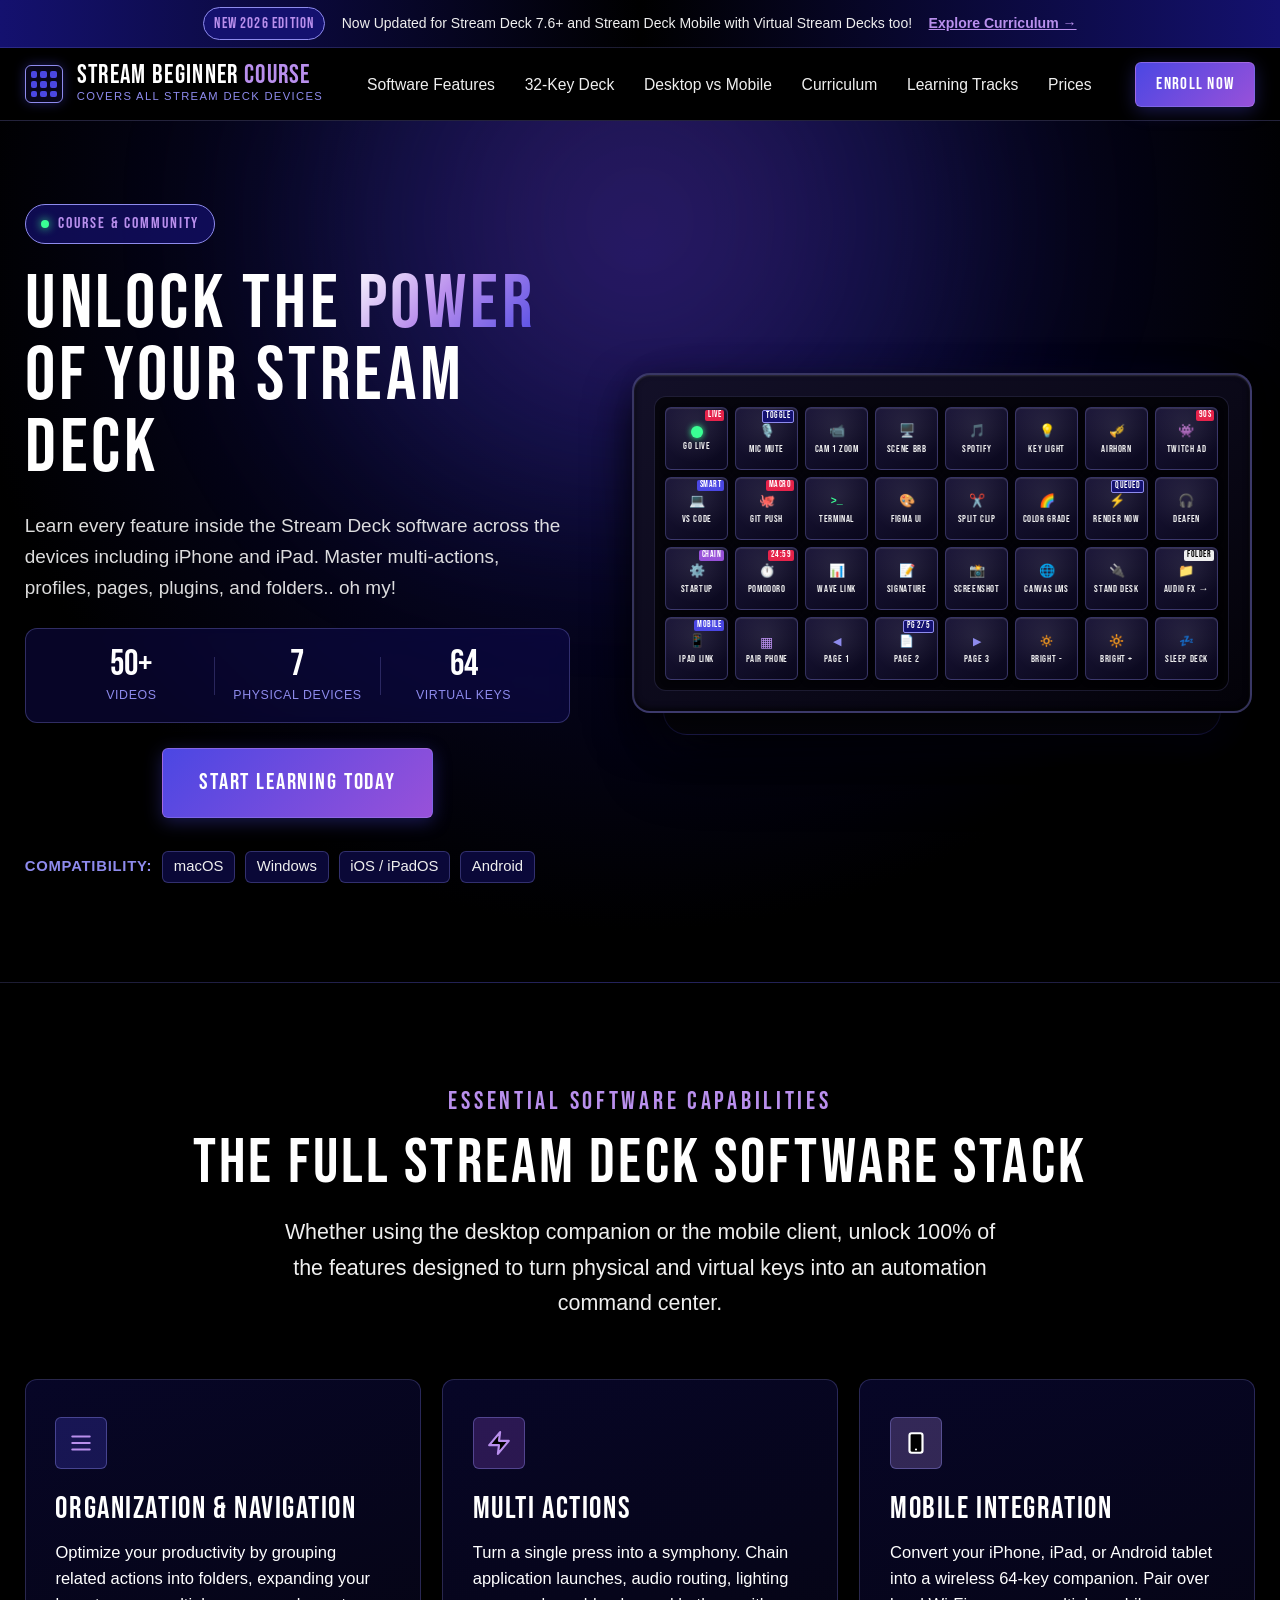
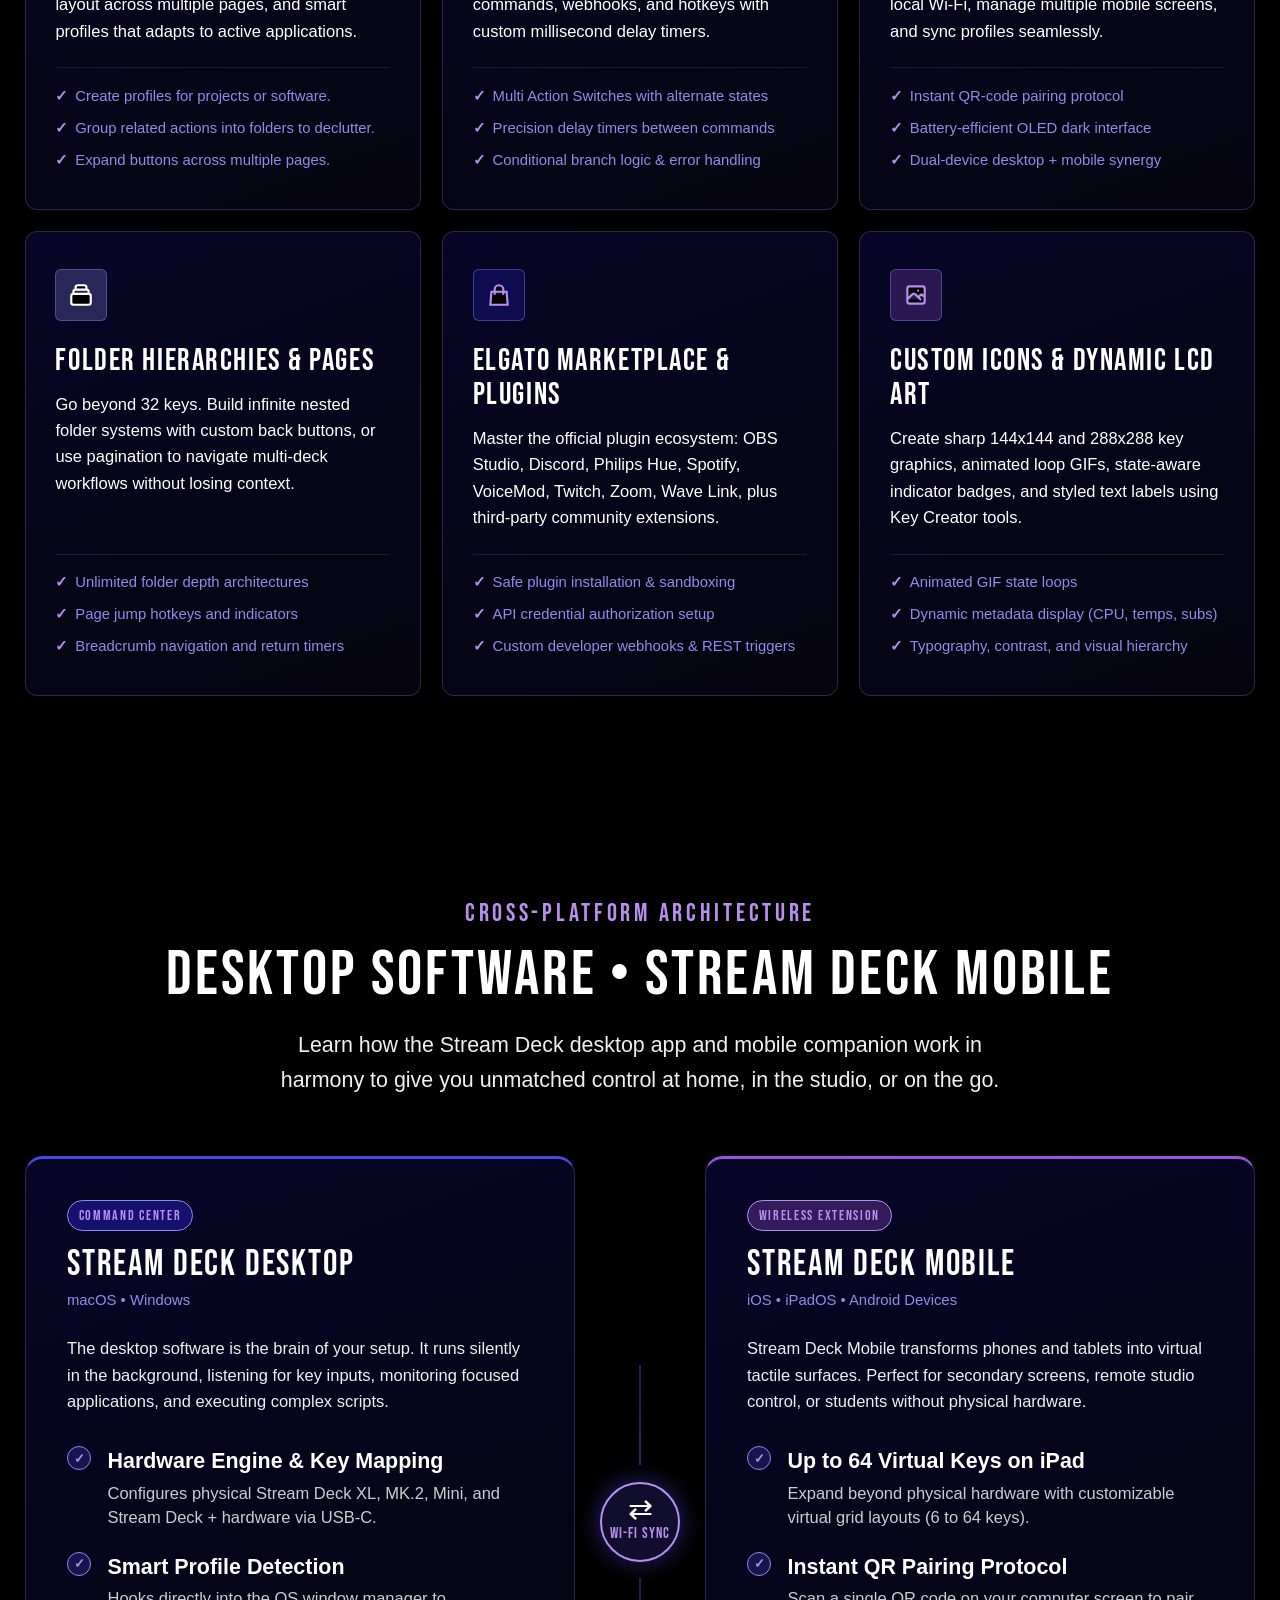
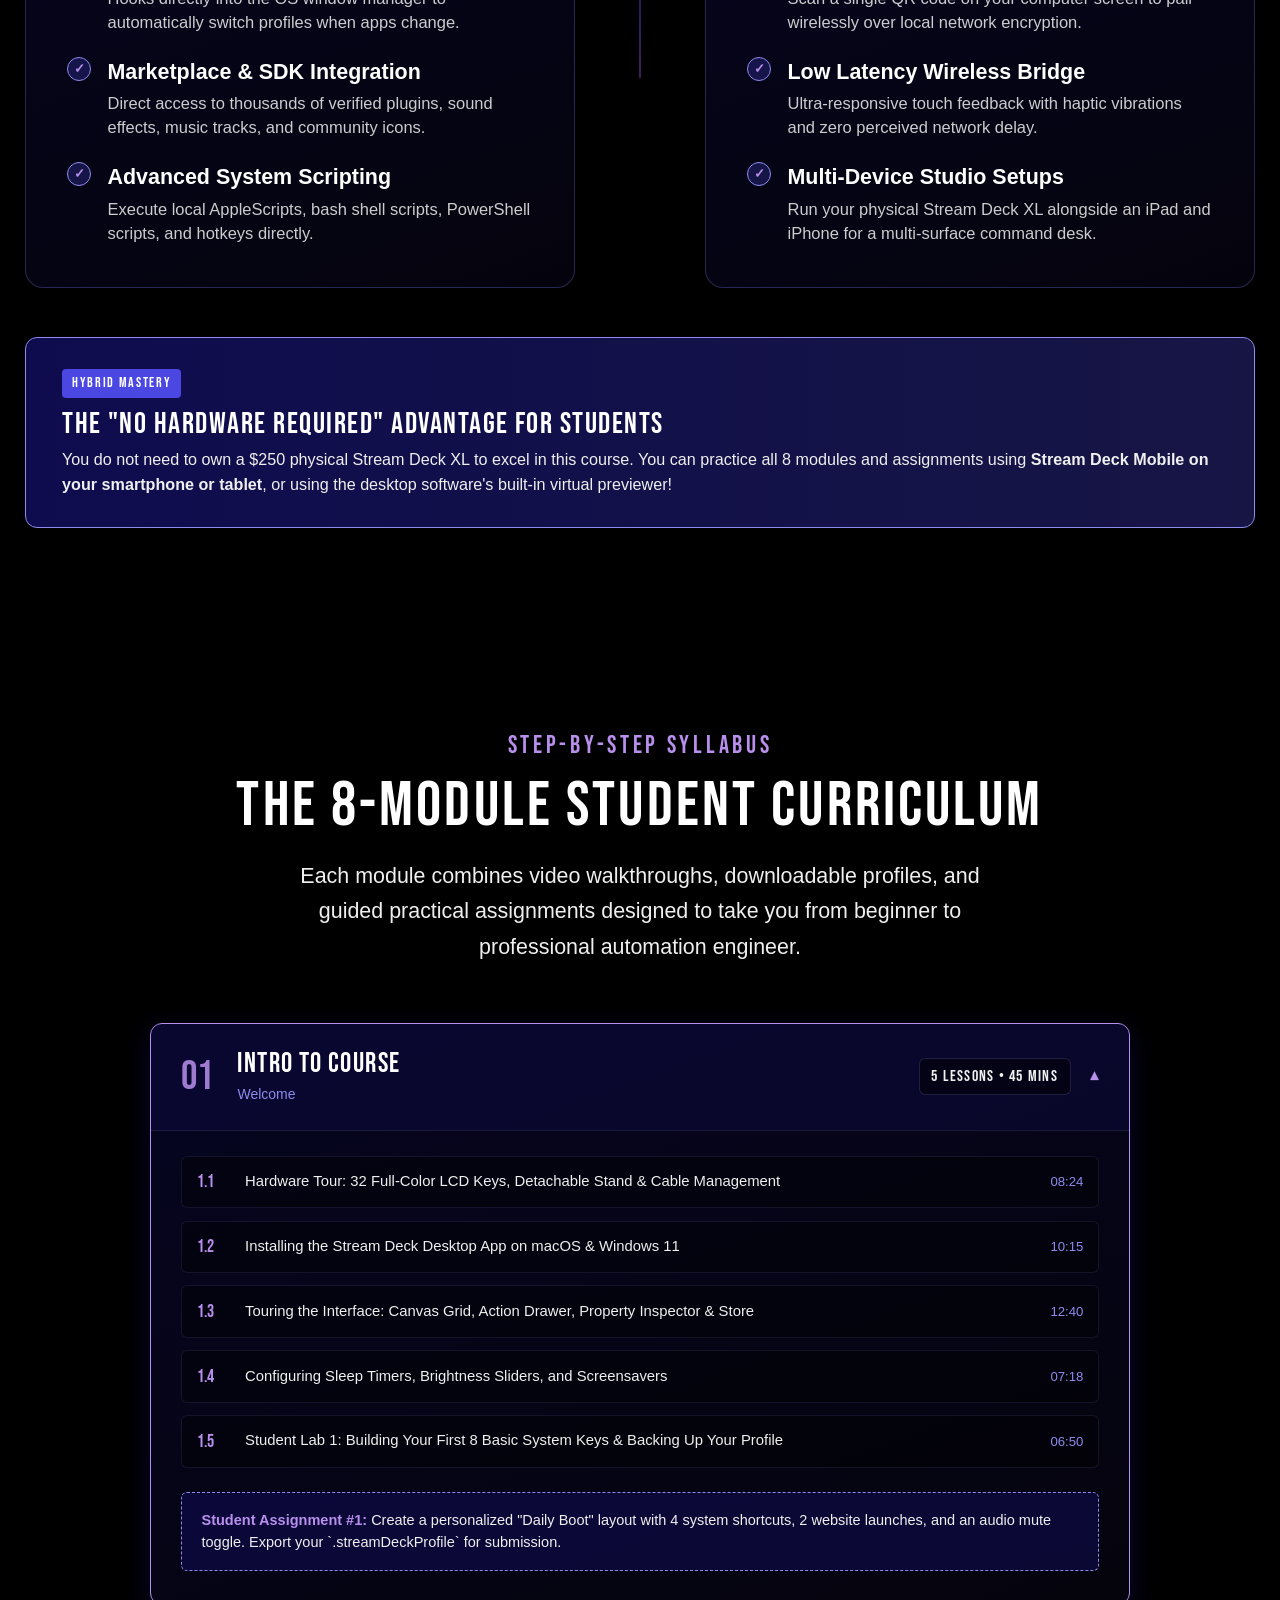
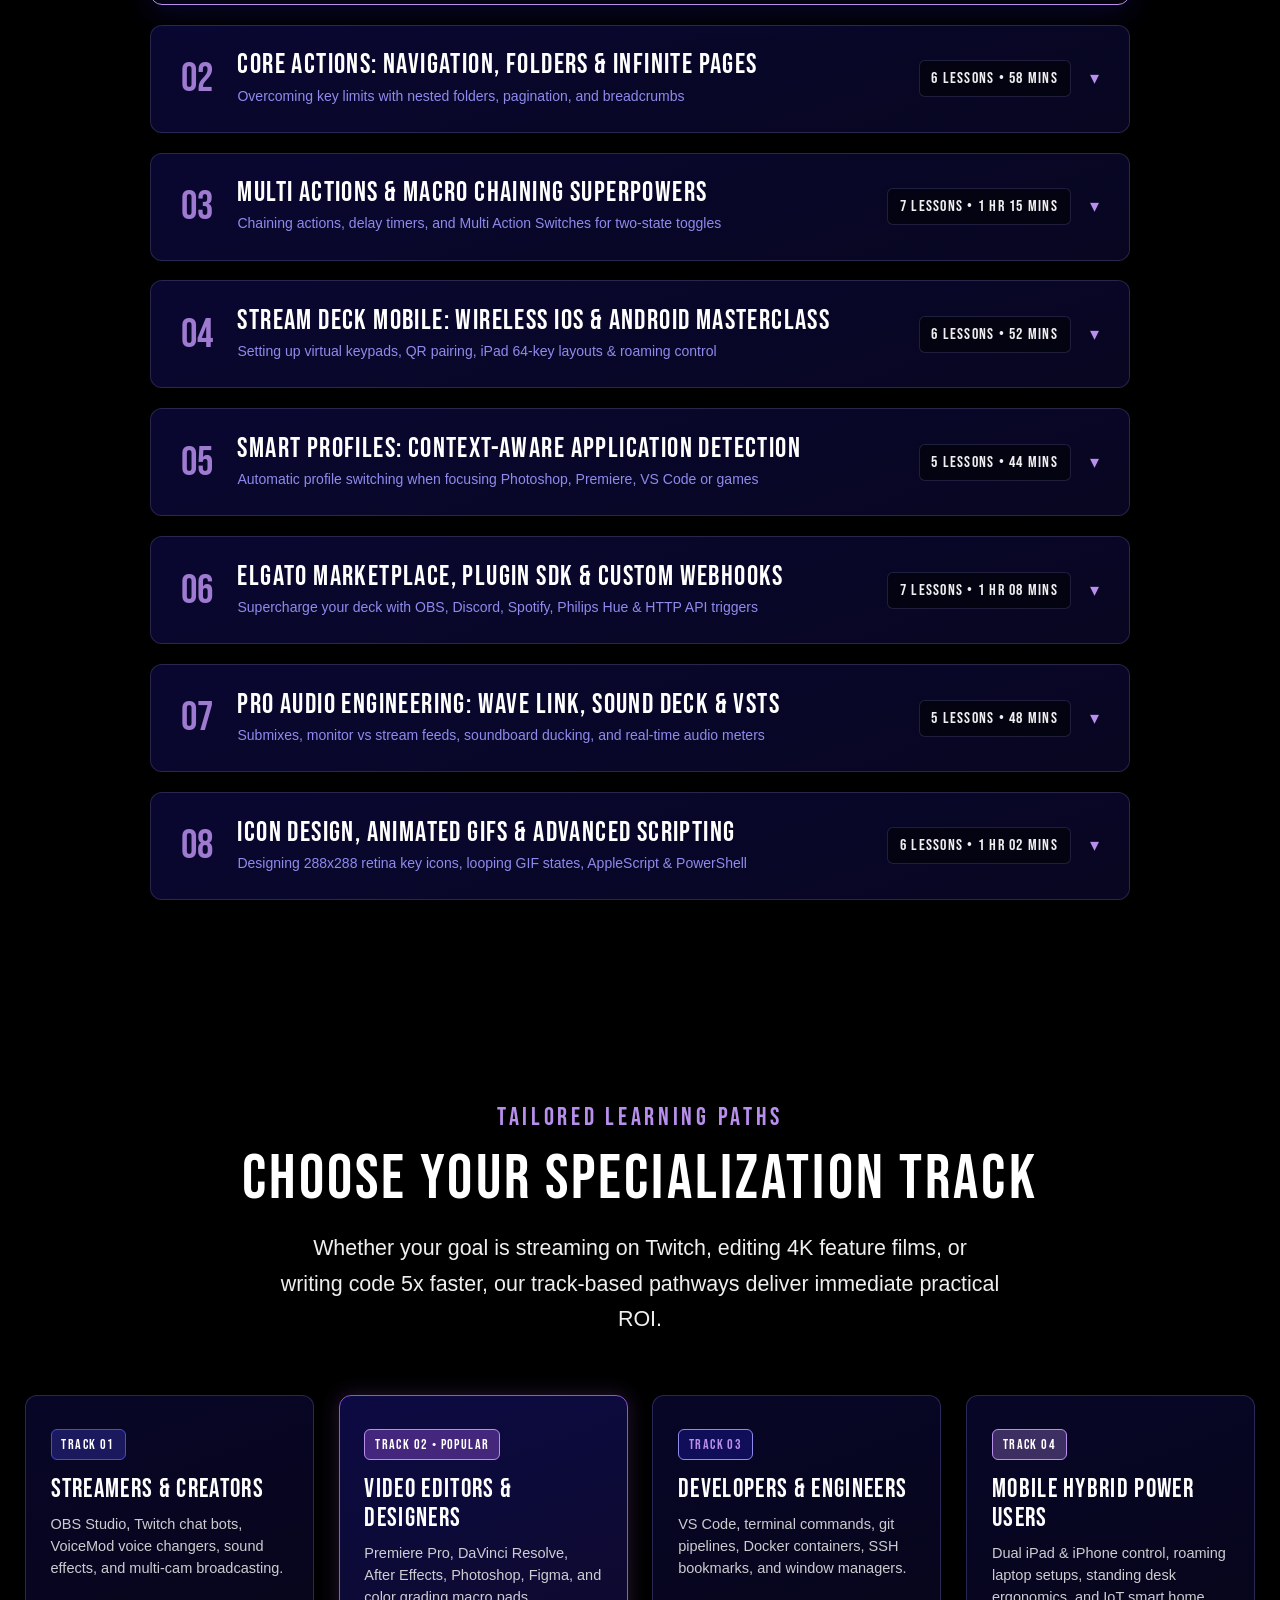
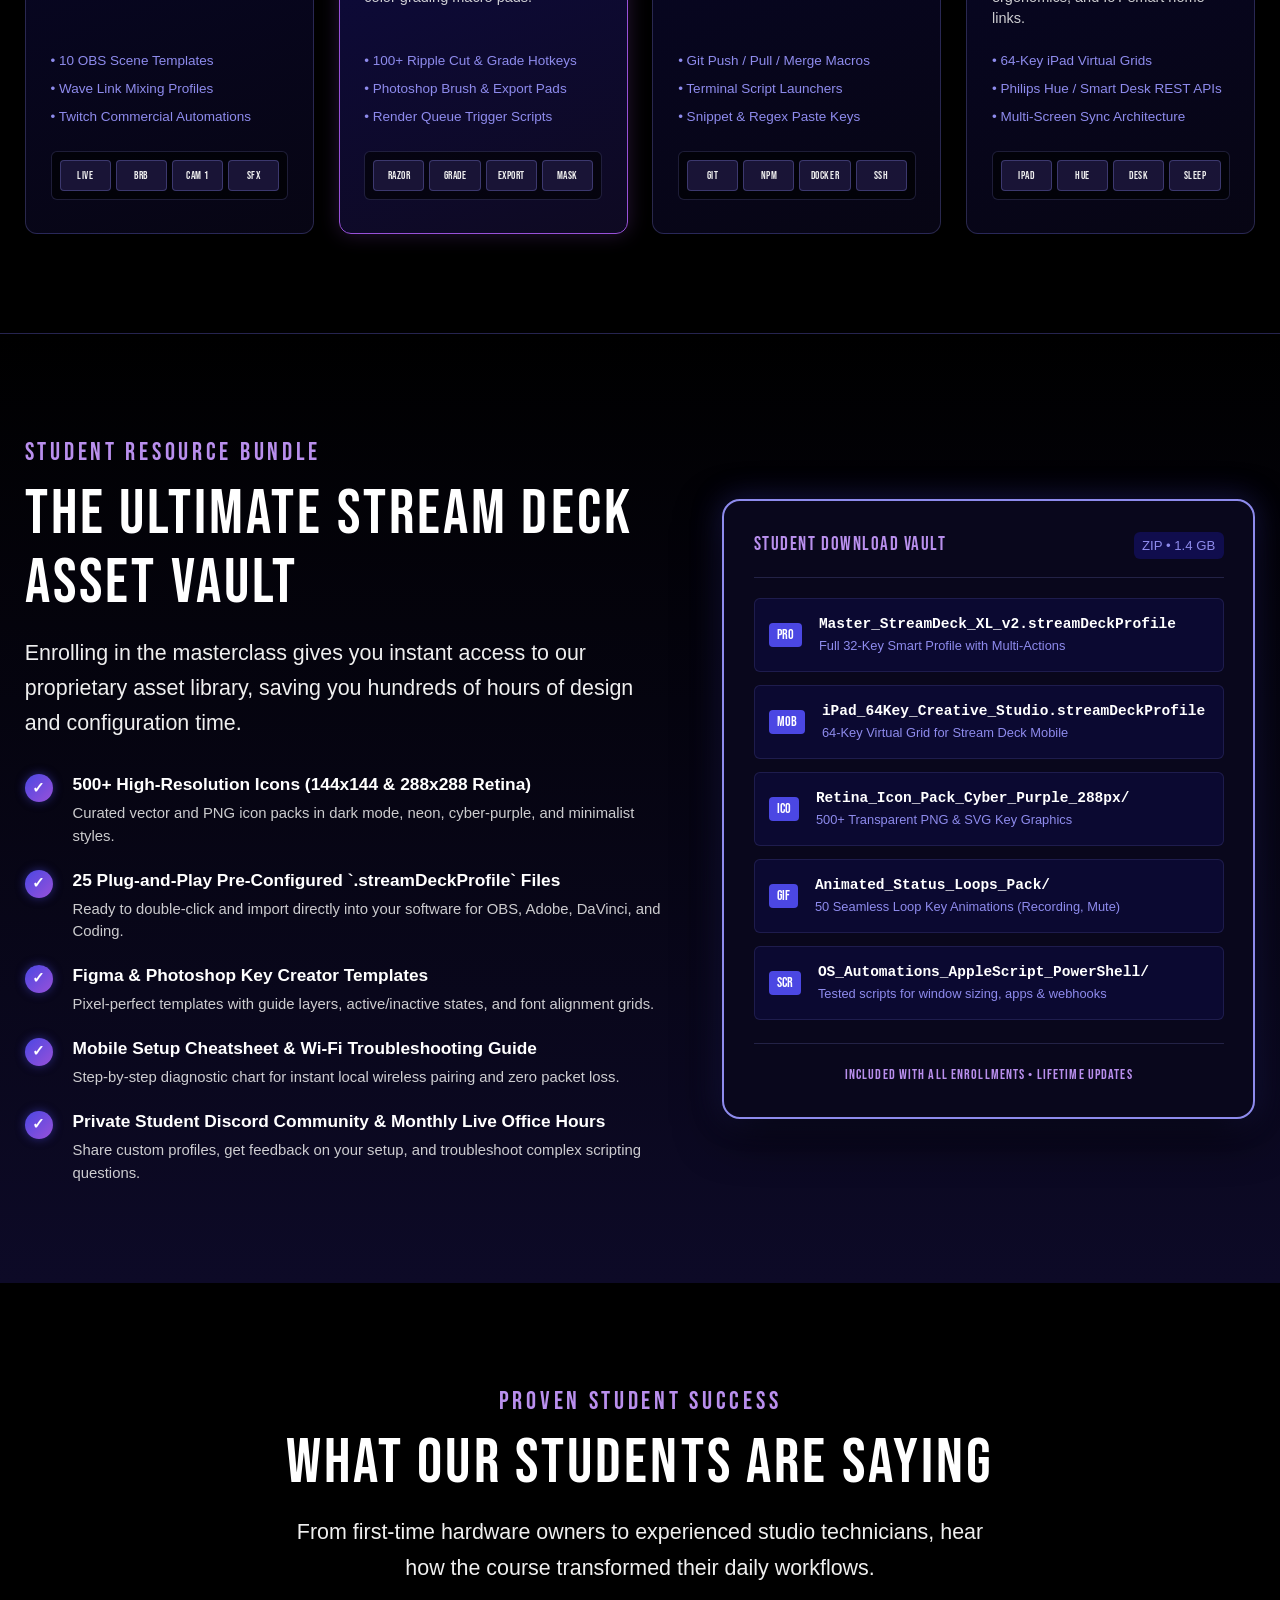
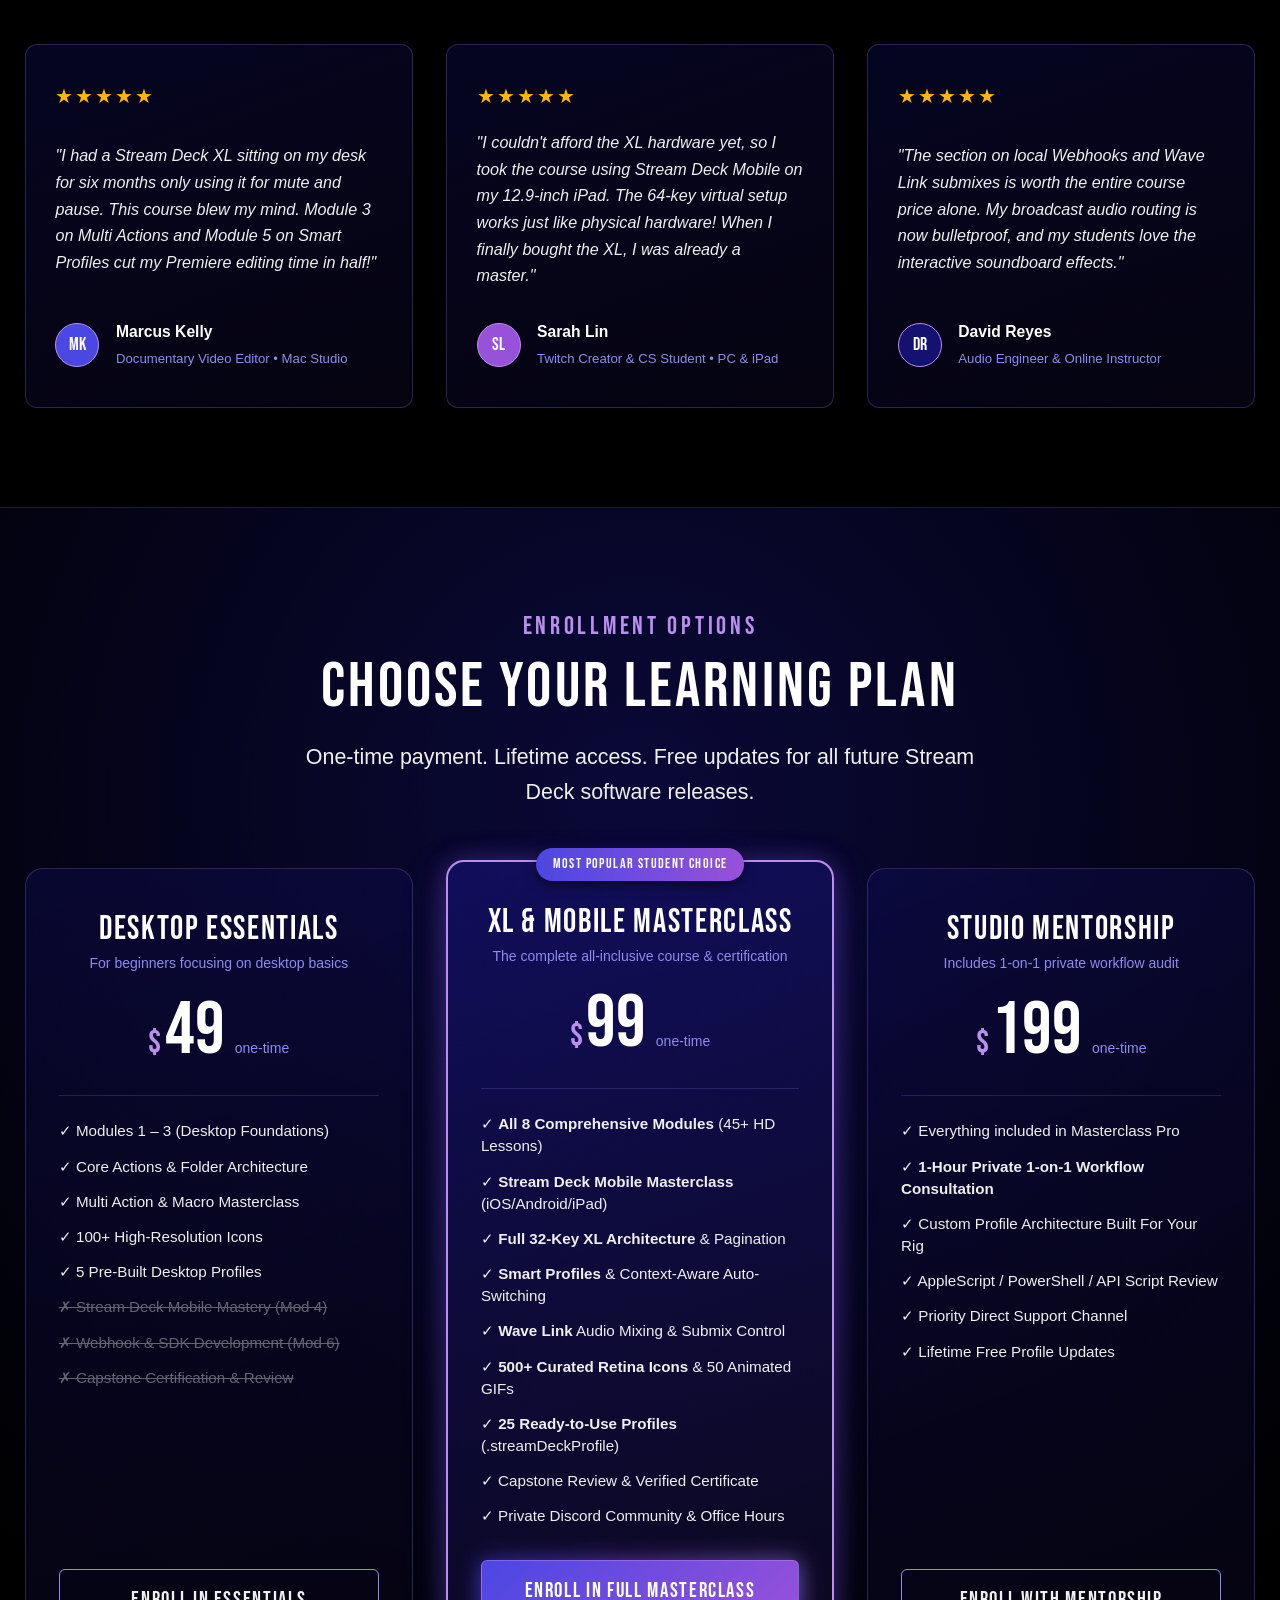
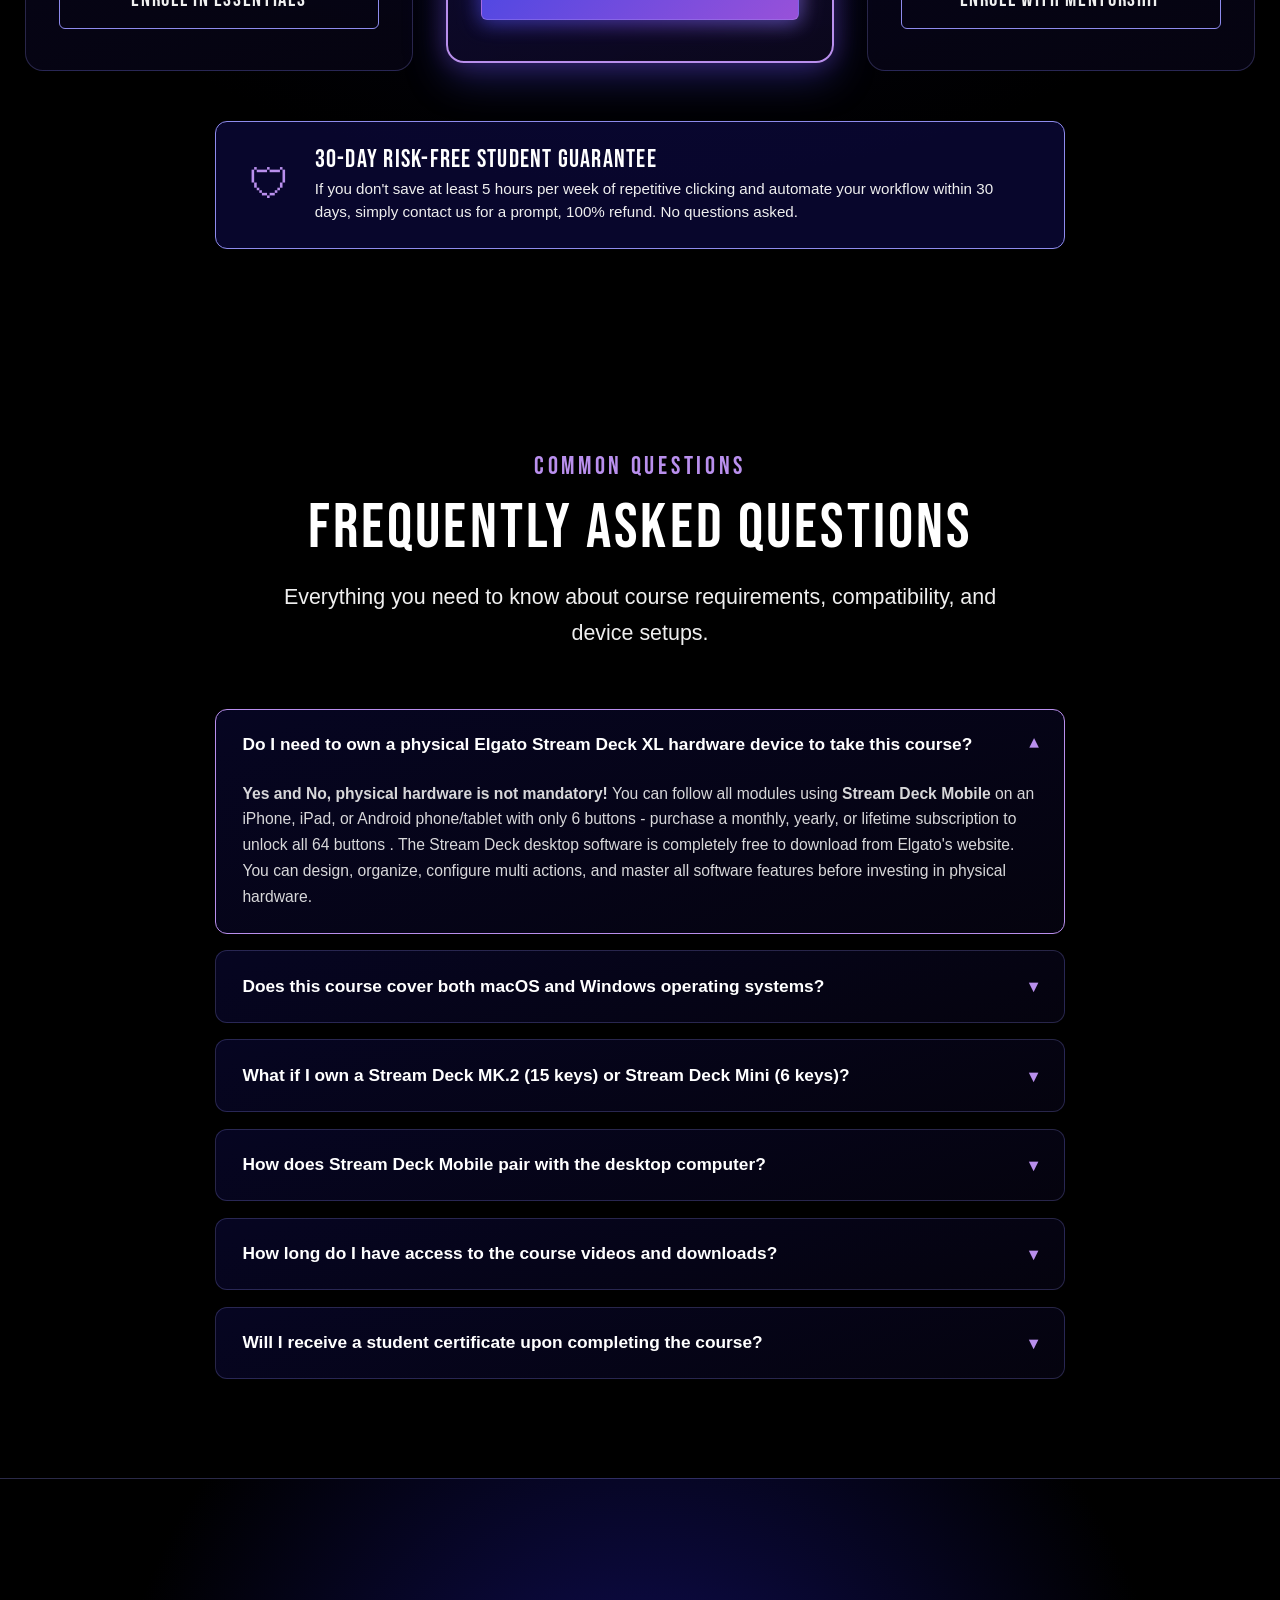
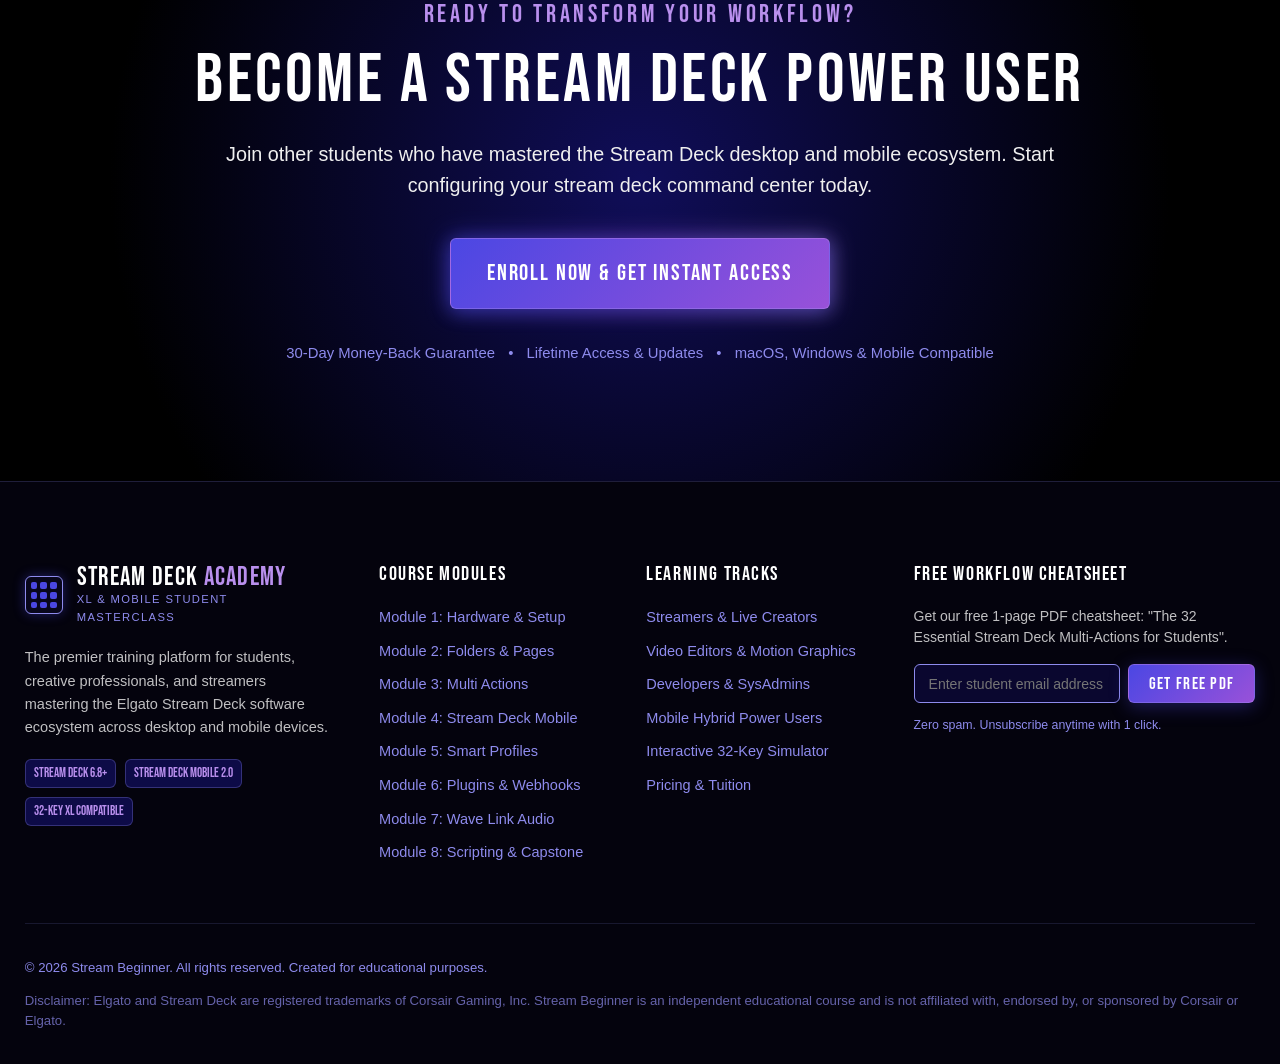
<file: index.html>
<!DOCTYPE html>
<html lang="en">
<head>
  <meta charset="UTF-8">
  <meta name="viewport" content="width=device-width, initial-scale=1.0">
  <title>Stream Deck Course | The Complete Course</title>
  <meta name="description" content="Master all features of the Elgato Stream Deck Software for desktop and mobile devices. 32-key hardware workflows, smart profiles, multi-actions, and wireless mobile setups.">
  <link rel="preconnect" href="https://fonts.googleapis.com">
  <link rel="preconnect" href="https://fonts.gstatic.com" crossorigin>
  <link href="https://fonts.googleapis.com/css2?family=Bebas+Neue&display=swap" rel="stylesheet">
  <link rel="stylesheet" href="style.css">
</head>
<body>

  <!-- ========================================================== -->
  <!-- TOP BANNER -->
  <!-- ========================================================== -->
  <div class="top-announcement">
    <div class="container announcement-inner">
      <span class="badge-pill">NEW 2026 EDITION</span>
      <p>Now Updated for Stream Deck 7.6+ and Stream Deck Mobile with Virtual Stream Decks too!</p>
      <a href="#curriculum" class="announcement-link">Explore Curriculum &rarr;</a>
    </div>
  </div>

  <!-- ========================================================== -->
  <!-- NAVIGATION -->
  <!-- ========================================================== -->
  <header class="site-header">
    <div class="container header-container">
      <a href="#" class="brand-logo">
        <div class="deck-icon-badge">
          <span class="grid-dot"></span><span class="grid-dot"></span><span class="grid-dot"></span>
          <span class="grid-dot"></span><span class="grid-dot"></span><span class="grid-dot"></span>
          <span class="grid-dot"></span><span class="grid-dot"></span><span class="grid-dot"></span>
        </div>
        <div class="logo-text">
          <span class="brand-title">STREAM BEGINNER <span class="accent-text">COURSE</span></span>
          <span class="brand-sub">COVERS ALL STREAM DECK DEVICES</span>
        </div>
      </a>

      <nav class="nav-links">
        <a href="#features" class="nav-item">Software Features</a>
        <a href="#simulator" class="nav-item">32-Key Deck</a>
        <a href="#ecosystem" class="nav-item">Desktop vs Mobile</a>
        <a href="#curriculum" class="nav-item">Curriculum</a>
        <a href="#tracks" class="nav-item">Learning Tracks</a>
        <a href="#pricing" class="nav-item">Prices</a>
      </nav>

      <div class="header-actions">
        <a href="#pricing" class="btn btn-primary btn-sm">Enroll Now</a>
      </div>
    </div>
  </header>

  <!-- ========================================================== -->
  <!-- HERO SECTION -->
  <!-- ========================================================== -->
  <section class="hero-section">
    <div class="hero-glow-bg"></div>
    <div class="container hero-content">
      <div class="hero-text-col">
        <div class="hero-tag">
          <span class="pulse-dot"></span>
         <span>COURSE & COMMUNITY</span> 
        </div>
        <h1 class="hero-title">
          UNLOCK THE <span class="text-gradient">POWER</span> OF YOUR STREAM DECK
        </h1>
        <p class="hero-lead">
          Learn every feature inside the Stream Deck software across the devices including iPhone and iPad. Master multi-actions, profiles, pages, plugins, and folders.. oh my!
        </p>

        <div class="hero-stats-row">
          <div class="stat-box">
            <span class="stat-number">50+</span>
            <span class="stat-label">Videos</span>
          </div>
          <div class="stat-divider"></div>
          <div class="stat-box">
            <span class="stat-number">7</span>
            <span class="stat-label">Physical Devices</span>
          </div>
          <div class="stat-divider"></div>
          <div class="stat-box">
            <span class="stat-number">64</span>
            <span class="stat-label">Virtual Keys</span>
          </div>
          
          
          <!-- <div class="stat-divider"></div> -->
          <!-- <div class="stat-box">
            <span class="stat-number">500+</span>
            <span class="stat-label">Custom Icons Included</span>
          </div> -->
        </div>

        <div class="hero-cta-group"> 
          <a href="#pricing" class="btn btn-primary btn-lg">Start Learning Today</a>
          <!-- <a href="#simulator" class="btn btn-secondary btn-lg">Interactive 32-Key Deck &darr;</a> -->
        </div>

        <div class="supported-platforms">
          <span class="plat-label">Compatibility:</span>
          <span class="plat-chip">macOS</span>
          <span class="plat-chip">Windows</span>
          <span class="plat-chip">iOS / iPadOS</span>
          <span class="plat-chip">Android</span>
        </div>
      </div>

      <!-- HERO HARDWARE VISUALIZATION -->
      <div class="hero-visual-col">
        <div class="deck-hardware-frame">
          <div class="deck-hardware-stand"></div>
          <div class="deck-hardware-body">
            <!-- <div class="deck-header-bar">
              <span class="deck-brand-pill">STREAM DECK</span>
              <span class="deck-status-live"><span class="status-indicator-dot"></span> CONNECTED &bull; PROFILE: STREAM BEGINNER</span>
            </div> -->

            <!-- 8x4 = 32 Key LCD Grid -->
            <div class="keys-grid-hero">
              <!-- ROW 1 -->
              <div class="lcd-key key-obs" title="GO LIVE: Start Stream">
                <span class="key-badge">LIVE</span>
                <div class="key-icon obs-icon"></div>
                <span class="key-label">GO LIVE</span>
              </div>
              <div class="lcd-key key-mic" title="Audio: Mic Mute Toggle">
                <span class="key-badge key-badge-alt">TOGGLE</span>
                <div class="key-icon mic-icon"></div>
                <span class="key-label">MIC MUTE</span>
              </div>
              <div class="lcd-key key-camera" title="Multi-Action: Main Camera Cam Link 4K">
                <div class="key-icon cam-icon"></div>
                <span class="key-label">CAM 1 ZOOM</span>
              </div>
              <div class="lcd-key key-scene" title="OBS Studio: BRB Screen">
                <div class="key-icon screen-icon"></div>
                <span class="key-label">SCENE BRB</span>
              </div>
              <div class="lcd-key key-music" title="Spotify: Play / Pause">
                <div class="key-icon music-icon"></div>
                <span class="key-label">SPOTIFY</span>
              </div>
              <div class="lcd-key key-lights" title="Key Light: Studio 5600K 75%">
                <div class="key-icon light-icon"></div>
                <span class="key-label">KEY LIGHT</span>
              </div>
              <div class="lcd-key key-sfx" title="Sound Deck: Airhorn FX">
                <div class="key-icon sfx-icon"></div>
                <span class="key-label">AIRHORN</span>
              </div>
              <div class="lcd-key key-chat" title="Twitch: Commercial Break 90s">
                <span class="key-badge">90S</span>
                <div class="key-icon twitch-icon"></div>
                <span class="key-label">TWITCH AD</span>
              </div>

              <!-- ROW 2 -->
              <div class="lcd-key key-code" title="Smart Profile: VS Code Focus">
                <span class="key-badge key-badge-blue">SMART</span>
                <div class="key-icon code-icon"></div>
                <span class="key-label">VS CODE</span>
              </div>
              <div class="lcd-key key-git" title="Multi Action: Git Commit & Push">
                <span class="key-badge">MACRO</span>
                <div class="key-icon git-icon"></div>
                <span class="key-label">GIT PUSH</span>
              </div>
              <div class="lcd-key key-term" title="System: Open SSH Terminal">
                <div class="key-icon term-icon"></div>
                <span class="key-label">TERMINAL</span>
              </div>
              <div class="lcd-key key-figma" title="Creative: Figma Mirror Sync">
                <div class="key-icon figma-icon"></div>
                <span class="key-label">FIGMA UI</span>
              </div>
              <div class="lcd-key key-premiere" title="Editing: Premiere Pro Razor Cut">
                <div class="key-icon cut-icon"></div>
                <span class="key-label">SPLIT CLIP</span>
              </div>
              <div class="lcd-key key-resolve" title="DaVinci: Color Match Auto">
                <div class="key-icon color-icon"></div>
                <span class="key-label">COLOR GRADE</span>
              </div>
              <div class="lcd-key key-render" title="System: Render Export Queue">
                <span class="key-badge key-badge-alt">QUEUED</span>
                <div class="key-icon render-icon"></div>
                <span class="key-label">RENDER NOW</span>
              </div>
              <div class="lcd-key key-discord" title="Discord: Server Deafen">
                <div class="key-icon discord-icon"></div>
                <span class="key-label">DEAFEN</span>
              </div>

              <!-- ROW 3 -->
              <div class="lcd-key key-macro" title="Multi Action: Studio Startup Sequence">
                <span class="key-badge key-badge-purple">CHAIN</span>
                <div class="key-icon power-icon"></div>
                <span class="key-label">STARTUP</span>
              </div>
              <div class="lcd-key key-timer" title="Pomodoro: 25min Focus Countdown">
                <span class="key-badge">24:59</span>
                <div class="key-icon timer-icon"></div>
                <span class="key-label">POMODORO</span>
              </div>
              <div class="lcd-key key-monitor" title="Wave Link: Stream vs Monitor Output">
                <div class="key-icon wave-icon"></div>
                <span class="key-label">WAVE LINK</span>
              </div>
              <div class="lcd-key key-text" title="Text Paste: Student Email Signature">
                <div class="key-icon text-icon"></div>
                <span class="key-label">SIGNATURE</span>
              </div>
              <div class="lcd-key key-hotkey" title="Custom Hotkey: Cmd+Shift+4 Screenshot">
                <div class="key-icon crop-icon"></div>
                <span class="key-label">SCREENSHOT</span>
              </div>
              <div class="lcd-key key-browser" title="Website: Open Canvas LMS Portal">
                <div class="key-icon globe-icon"></div>
                <span class="key-label">CANVAS LMS</span>
              </div>
              <div class="lcd-key key-webhook" title="Webhook: IFTTT Smart Desk Height 105cm">
                <div class="key-icon api-icon"></div>
                <span class="key-label">STAND DESK</span>
              </div>
              <div class="lcd-key key-folder" title="Nested Folder: Audio Submixes">
                <span class="key-badge key-badge-white">FOLDER</span>
                <div class="key-icon folder-icon"></div>
                <span class="key-label">AUDIO FX &rarr;</span>
              </div>

              <!-- ROW 4 -->
              <div class="lcd-key key-mobile-sync" title="Stream Deck Mobile: iPad Secondary Deck">
                <span class="key-badge key-badge-blue">MOBILE</span>
                <div class="key-icon mobile-icon"></div>
                <span class="key-label">IPAD LINK</span>
              </div>
              <div class="lcd-key key-qr" title="Mobile QR: Instant Device Pairing">
                <div class="key-icon qr-icon"></div>
                <span class="key-label">PAIR PHONE</span>
              </div>
              <div class="lcd-key key-page-prev" title="Page Navigation: Jump to Previous Page">
                <div class="key-icon left-arrow-icon"></div>
                <span class="key-label">PAGE 1</span>
              </div>
              <div class="lcd-key key-page-ind" title="Page Indicator: Page 2 of 5">
                <span class="key-badge key-badge-alt">PG 2/5</span>
                <div class="key-icon page-icon"></div>
                <span class="key-label">PAGE 2</span>
              </div>
              <div class="lcd-key key-page-next" title="Page Navigation: Jump to Next Page">
                <div class="key-icon right-arrow-icon"></div>
                <span class="key-label">PAGE 3</span>
              </div>
              <div class="lcd-key key-bright-down" title="Hardware: Deck Brightness -10%">
                <div class="key-icon dim-icon"></div>
                <span class="key-label">BRIGHT -</span>
              </div>
              <div class="lcd-key key-bright-up" title="Hardware: Deck Brightness +10%">
                <div class="key-icon bright-icon"></div>
                <span class="key-label">BRIGHT +</span>
              </div>
              <div class="lcd-key key-sleep" title="System: Standby / Lock Screens">
                <div class="key-icon sleep-icon"></div>
                <span class="key-label">SLEEP DECK</span>
              </div>
            </div>

            <!-- <div class="deck-footer-bar">
              <span class="deck-serial">MODEL 20GAA9901 &bull; 32 PROGRAMMABLE LCD KEYS</span>
              <span class="deck-mode-tag">INTERACTIVE STUDENT PREVIEW</span>
            </div>  -->
          </div>
        </div>
      </div>
    </div>
  </section>

  <!-- ========================================================== -->
  <!-- WHAT STUDENTS WILL MASTER (FEATURE HIGHLIGHTS) -->
  <!-- ========================================================== -->
  <section id="features" class="section section-dark">
    <div class="container">
      <div class="section-header text-center">
        <span class="section-eyebrow">ESSENTIAL SOFTWARE CAPABILITIES</span>
        <h2 class="section-title">THE FULL STREAM DECK SOFTWARE STACK</h2>
        <p class="section-description">
          Whether using the desktop companion or the mobile client, unlock 100% of the features designed to turn physical and virtual keys into an automation command center.
        </p>
      </div>

      <div class="features-grid">
        <!-- Feature 1 -->
        <div class="feature-card">
          <div class="feature-icon-wrap bg-blue">
            <svg class="svg-feat" viewBox="0 0 24 24"><path d="M4 6h16M4 12h16M4 18h16" stroke="currentColor" stroke-width="2" stroke-linecap="round"/></svg>
          </div>
          <h3 class="feature-title">Organization & Navigation</h3>
          <p class="feature-text">
            Optimize your productivity by grouping related actions into folders, expanding your layout across multiple pages, and smart profiles that adapts to active applications.
          </p>
          <ul class="feature-checklist">
            <li>Create profiles for projects or software.</li>
            <li>Group related actions into folders to declutter.</li>
            <li>Expand buttons across multiple pages.</li>
          </ul>
        </div>

        <!-- Feature 2 -->
        <div class="feature-card">
          <div class="feature-icon-wrap bg-purple">
            <svg class="svg-feat" viewBox="0 0 24 24"><path d="M13 2L3 14h9l-1 8 10-12h-9l1-8z" stroke="currentColor" stroke-width="2" stroke-linejoin="round"/></svg>
          </div>
          <h3 class="feature-title">Multi Actions</h3>
          <p class="feature-text">
            Turn a single press into a symphony. Chain application launches, audio routing, lighting commands, webhooks, and hotkeys with custom millisecond delay timers.
          </p>
          <ul class="feature-checklist">
            <li>Multi Action Switches with alternate states</li>
            <li>Precision delay timers between commands</li>
            <li>Conditional branch logic & error handling</li>
          </ul>
        </div>

        <!-- Feature 3 -->
        <div class="feature-card">
          <div class="feature-icon-wrap bg-lavender">
            <svg class="svg-feat" viewBox="0 0 24 24"><path d="M12 18h.01M8 21h8a2 2 0 002-2V5a2 2 0 00-2-2H8a2 2 0 00-2 2v14a2 2 0 002 2z" stroke="currentColor" stroke-width="2" stroke-linecap="round"/></svg>
          </div>
          <h3 class="feature-title">Mobile Integration</h3>
          <p class="feature-text">
            Convert your iPhone, iPad, or Android tablet into a wireless 64-key companion. Pair over local Wi-Fi, manage multiple mobile screens, and sync profiles seamlessly.
          </p>
          <ul class="feature-checklist">
            <li>Instant QR-code pairing protocol</li>
            <li>Battery-efficient OLED dark interface</li>
            <li>Dual-device desktop + mobile synergy</li>
          </ul>
        </div>

        <!-- Feature 4 -->
        <div class="feature-card">
          <div class="feature-icon-wrap bg-periwinkle">
            <svg class="svg-feat" viewBox="0 0 24 24"><path d="M19 11H5m14 0a2 2 0 012 2v6a2 2 0 01-2 2H5a2 2 0 01-2-2v-6a2 2 0 012-2m14 0V9a2 2 0 00-2-2M5 11V9a2 2 0 012-2m0 0V5a2 2 0 012-2h6a2 2 0 012 2v2M7 7h10" stroke="currentColor" stroke-width="2" stroke-linecap="round"/></svg>
          </div>
          <h3 class="feature-title">Folder Hierarchies & Pages</h3>
          <p class="feature-text">
            Go beyond 32 keys. Build infinite nested folder systems with custom back buttons, or use pagination to navigate multi-deck workflows without losing context.
          </p>
          <ul class="feature-checklist">
            <li>Unlimited folder depth architectures</li>
            <li>Page jump hotkeys and indicators</li>
            <li>Breadcrumb navigation and return timers</li>
          </ul>
        </div>

        <!-- Feature 5 -->
        <div class="feature-card">
          <div class="feature-icon-wrap bg-navy">
            <svg class="svg-feat" viewBox="0 0 24 24"><path d="M16 11V7a4 4 0 00-8 0v4M5 9h14l1 12H4L5 9z" stroke="currentColor" stroke-width="2" stroke-linecap="round"/></svg>
          </div>
          <h3 class="feature-title">Elgato Marketplace & Plugins</h3>
          <p class="feature-text">
            Master the official plugin ecosystem: OBS Studio, Discord, Philips Hue, Spotify, VoiceMod, Twitch, Zoom, Wave Link, plus third-party community extensions.
          </p>
          <ul class="feature-checklist">
            <li>Safe plugin installation & sandboxing</li>
            <li>API credential authorization setup</li>
            <li>Custom developer webhooks & REST triggers</li>
          </ul>
        </div>

        <!-- Feature 6 -->
        <div class="feature-card">
          <div class="feature-icon-wrap bg-purple">
            <svg class="svg-feat" viewBox="0 0 24 24"><path d="M4 16l4.586-4.586a2 2 0 012.828 0L16 16m-2-2l1.586-1.586a2 2 0 012.828 0L20 14m-6-6h.01M6 20h12a2 2 0 002-2V6a2 2 0 00-2-2H6a2 2 0 00-2 2v12a2 2 0 002 2z" stroke="currentColor" stroke-width="2" stroke-linecap="round"/></svg>
          </div>
          <h3 class="feature-title">Custom Icons & Dynamic LCD Art</h3>
          <p class="feature-text">
            Create sharp 144x144 and 288x288 key graphics, animated loop GIFs, state-aware indicator badges, and styled text labels using Key Creator tools.
          </p>
          <ul class="feature-checklist">
            <li>Animated GIF state loops</li>
            <li>Dynamic metadata display (CPU, temps, subs)</li>
            <li>Typography, contrast, and visual hierarchy</li>
          </ul>
        </div>
      </div>
    </div>
  </section>

  <!-- ========================================================== -->
  <!-- INTERACTIVE SIMULATOR EXPLORER -->
  <!-- ========================================================== -->
 <!-- <section id="simulator" class="section section-simulator">
    <div class="container">
      <div class="section-header text-center">
        <span class="section-eyebrow">PRACTICAL HARDWARE LABORATORY</span>
        <h2 class="section-title">THE 32-KEY XL WORKSPACE SIMULATOR</h2>
        <p class="section-description">
          The Stream Deck XL features 32 customizable LCD keys in an 8&times;4 matrix. Hover over each key category below to see how students map professional workflows.
        </p>
      </div> -->

      <!-- Simulator Showcase Box -->
     <!--  <div class="sim-showcase-card">
        <div class="sim-meta-bar">
          <div class="sim-meta-group">
            <span class="sim-dot-badge"></span>
            <strong>ACTIVE PROFILE:</strong> STUDENT PRODUCTION LAB
          </div>
          <div class="sim-meta-group">
            <strong>FIRMWARE:</strong> v1.04.012 &bull; <strong>HARDWARE:</strong> 32x LCD (8&times;4)
          </div>
          <div class="sim-legend">
            <span class="legend-chip legend-stream">Streaming</span>
            <span class="legend-chip legend-creative">Creative</span>
            <span class="legend-chip legend-macro">Automation</span>
            <span class="legend-chip legend-mobile">Mobile/Nav</span>
          </div>
        </div> -->

        <!-- Interactive Keypad Area -->
      <!-- <div class="sim-deck-chassis">
          <div class="sim-grid-32"> -->
            <!-- Col 1 to 8, Row 1 (Streaming & Production) -->
      <!--      <div class="sim-key key-cat-stream">
              <span class="sim-corner">01</span>
              <div class="sim-icon-box">&bull; REC</div>
              <span class="sim-text">START REC</span>
              <div class="sim-tooltip">OBS: Dual-stream recording to NVMe drive with 60fps CRF 18</div>
            </div>
            <div class="sim-key key-cat-stream">
              <span class="sim-corner">02</span>
              <div class="sim-icon-box">MIC &cross;</div>
              <span class="sim-text">MUTE MIC</span>
              <div class="sim-tooltip">Wave Link: Toggle hardware mic with real-time glowing red state</div>
            </div>
            <div class="sim-key key-cat-stream">
              <span class="sim-corner">03</span>
              <div class="sim-icon-box">&odot; CAM 1</div>
              <span class="sim-text">DSLR FACE</span>
              <div class="sim-tooltip">Cam Link 4K: Switch main presenter camera with smooth transition</div>
            </div>
            <div class="sim-key key-cat-stream">
              <span class="sim-corner">04</span>
              <div class="sim-icon-box">&square; DESK</div>
              <span class="sim-text">SHARE 4K</span>
              <div class="sim-tooltip">Display Capture: Switch to color-calibrated 4K student monitor</div>
            </div>
            <div class="sim-key key-cat-stream">
              <span class="sim-corner">05</span>
              <div class="sim-icon-box">&sung; SFX 1</div>
              <span class="sim-text">APPLAUSE</span>
              <div class="sim-tooltip">Sound Deck: Play low-latency crowd cheer with volume leveling</div>
            </div>
            <div class="sim-key key-cat-stream">
              <span class="sim-corner">06</span>
              <div class="sim-icon-box">&sung; SFX 2</div>
              <span class="sim-text">BUZZER</span>
              <div class="sim-tooltip">Soundboard: Quiz wrong answer buzzer effect routing to stream submix</div>
            </div>
            <div class="sim-key key-cat-stream">
              <span class="sim-corner">07</span>
              <div class="sim-icon-box">&hearts; CLIP</div>
              <span class="sim-text">SAVE CLIP</span>
              <div class="sim-tooltip">OBS Replay Buffer: Save last 60 seconds of video to student review folder</div>
            </div>
            <div class="sim-key key-cat-stream">
              <span class="sim-corner">08</span>
              <div class="sim-icon-box">&gt; TWITCH</div>
              <span class="sim-text">CHAT SLOW</span>
              <div class="sim-tooltip">Twitch Plugin: Toggle 30s slow mode during high-traffic Q&A sessions</div>
            </div> -->

            <!-- Row 2 (Creative & Post-Production) -->
        <!--    <div class="sim-key key-cat-creative">
              <span class="sim-corner">09</span>
              <div class="sim-icon-box">&loz; PS</div>
              <span class="sim-text">EXPORT PNG</span>
              <div class="sim-tooltip">Photoshop: Quick export asset as optimized 2x PNG with timestamp</div>
            </div>
            <div class="sim-key key-cat-creative">
              <span class="sim-corner">10</span>
              <div class="sim-icon-box">&curren; PR CUT</div>
              <span class="sim-text">RIPPLE DEL</span>
              <div class="sim-tooltip">Premiere Pro: Ripple Delete at playhead without breaking sync</div>
            </div>
            <div class="sim-key key-cat-creative">
              <span class="sim-corner">11</span>
              <div class="sim-icon-box">&Delta; DAVINCI</div>
              <span class="sim-text">AUTO MATCH</span>
              <div class="sim-tooltip">DaVinci Resolve: Color Match shot to previous node in grading timeline</div>
            </div>
            <div class="sim-key key-cat-creative">
              <span class="sim-corner">12</span>
              <div class="sim-icon-box">&infin; BLENDER</div>
              <span class="sim-text">RENDER F12</span>
              <div class="sim-tooltip">Blender 3D: Trigger Cycles GPU frame render with notification chime</div>
            </div>
            <div class="sim-key key-cat-creative">
              <span class="sim-corner">13</span>
              <div class="sim-icon-box">&part; AUDITION</div>
              <span class="sim-text">DENOISE</span>
              <div class="sim-tooltip">Adobe Audition: Apply noise reduction spectral profile preset</div>
            </div>
            <div class="sim-key key-cat-creative">
              <span class="sim-corner">14</span>
              <div class="sim-icon-box">&#9654; SPOTIFY</div>
              <span class="sim-text">LO-FI BEATS</span>
              <div class="sim-tooltip">Spotify Plugin: Launch focused study playlist at 35% background volume</div>
            </div>
            <div class="sim-key key-cat-creative">
              <span class="sim-corner">15</span>
              <div class="sim-icon-box">&bull;&bull; SKIP</div>
              <span class="sim-text">NEXT TRACK</span>
              <div class="sim-tooltip">Media Control: Skip track without switching out of full-screen editor</div>
            </div>
            <div class="sim-key key-cat-creative">
              <span class="sim-corner">16</span>
              <div class="sim-icon-box">&Omicron; DISCORD</div>
              <span class="sim-text">MUTE CHAT</span>
              <div class="sim-tooltip">Discord API: Toggle microphone mute across all active voice rooms</div>
            </div> -->

            <!-- Row 3 (Multi-Actions, Coding & Smart Automations) -->
          <!--  <div class="sim-key key-cat-macro">
              <span class="sim-corner">17</span>
              <div class="sim-icon-box">&plusmn; BOOT</div>
              <span class="sim-text">CLASS ON</span>
              <div class="sim-tooltip">Multi-Action: Open Chrome tabs, launch Zoom, turn on lights, set volume</div>
            </div>
            <div class="sim-key key-cat-macro">
              <span class="sim-corner">18</span>
              <div class="sim-icon-box">&sect; GIT SYNC</div>
              <span class="sim-text">PUSH ALL</span>
              <div class="sim-tooltip">Developer Macro: Run git add, git commit -m 'student update', git push</div>
            </div>
            <div class="sim-key key-cat-macro">
              <span class="sim-corner">19</span>
              <div class="sim-icon-box">&gt;_ CODE</div>
              <span class="sim-text">NPM RUN</span>
              <div class="sim-tooltip">Terminal Hotkey: Send 'npm run dev' to integrated terminal window</div>
            </div>
            <div class="sim-key key-cat-macro">
              <span class="sim-corner">20</span>
              <div class="sim-icon-box">&Phi; FOCUS</div>
              <span class="sim-text">DND ON</span>
              <div class="sim-tooltip">System: Enable Do Not Disturb, close mail, set Slack status to focus</div>
            </div>
            <div class="sim-key key-cat-macro">
              <span class="sim-corner">21</span>
              <div class="sim-icon-box">&#9788; HUE 1</div>
              <span class="sim-text">STUDY 4000K</span>
              <div class="sim-tooltip">Philips Hue: Set room ambient lighting to 4000K daylight reading mode</div>
            </div>
            <div class="sim-key key-cat-macro">
              <span class="sim-corner">22</span>
              <div class="sim-icon-box">&#9788; HUE 2</div>
              <span class="sim-text">STREAM RED</span>
              <div class="sim-tooltip">Philips Hue: Switch background accent rim lights to cyber purple</div>
            </div>
            <div class="sim-key key-cat-macro">
              <span class="sim-corner">23</span>
              <div class="sim-icon-box">&uarr; DESK</div>
              <span class="sim-text">STAND UP</span>
              <div class="sim-tooltip">Webhook: Send POST request to smart standing desk memory preset 2</div>
            </div>
            <div class="sim-key key-cat-macro">
              <span class="sim-corner">24</span>
              <div class="sim-icon-box">&#128193; AUDIO</div>
              <span class="sim-text">AUDIO HUB &rarr;</span>
              <div class="sim-tooltip">Folder Navigation: Open sub-deck with 32 dedicated audio channel faders</div>
            </div> -->

            <!-- Row 4 (System, Mobile Synergy & Navigation) -->
            <!-- <div class="sim-key key-cat-mobile">
              <span class="sim-corner">25</span>
              <div class="sim-icon-box">&#128241; MOBILE</div>
              <span class="sim-text">SYNC IPAD</span>
              <div class="sim-tooltip">Stream Deck Mobile: Route secondary virtual 32-key grid to iPad Pro</div>
            </div>
            <div class="sim-key key-cat-mobile">
              <span class="sim-corner">26</span>
              <div class="sim-icon-box">&#8862; PAIR</div>
              <span class="sim-text">QR CONNECT</span>
              <div class="sim-tooltip">Mobile Setup: Display pairing QR code to connect iPhone over local Wi-Fi</div>
            </div>
            <div class="sim-key key-cat-mobile">
              <span class="sim-corner">27</span>
              <div class="sim-icon-box">&laquo; PREV</div>
              <span class="sim-text">PAGE 1</span>
              <div class="sim-tooltip">Page Navigation: Cycle backwards to general system overview page</div>
            </div>
            <div class="sim-key key-cat-mobile">
              <span class="sim-corner">28</span>
              <div class="sim-icon-box">&bull; PG 2 &bull;</div>
              <span class="sim-text">PAGE 2 / 5</span>
              <div class="sim-tooltip">Status Indicator: Active page identifier with multi-page loop</div>
            </div>
            <div class="sim-key key-cat-mobile">
              <span class="sim-corner">29</span>
              <div class="sim-icon-box">NEXT &raquo;</div>
              <span class="sim-text">PAGE 3</span>
              <div class="sim-tooltip">Page Navigation: Jump forward to live gaming & telemetry monitoring</div>
            </div>
            <div class="sim-key key-cat-mobile">
              <span class="sim-corner">30</span>
              <div class="sim-icon-box">&#9788; DIM</div>
              <span class="sim-text">DIM -20%</span>
              <div class="sim-tooltip">Hardware Control: Lower LCD backlight intensity for dark room sessions</div>
            </div>
            <div class="sim-key key-cat-mobile">
              <span class="sim-corner">31</span>
              <div class="sim-icon-box">&#9788; LUX</div>
              <span class="sim-text">BRIGHT 100%</span>
              <div class="sim-tooltip">Hardware Control: Boost LCD panel to maximum brightness for sunny studios</div>
            </div>
            <div class="sim-key key-cat-mobile">
              <span class="sim-corner">32</span>
              <div class="sim-icon-box">&empty; SLEEP</div>
              <span class="sim-text">STANDBY</span>
              <div class="sim-tooltip">Energy Saver: Turn off all 32 LCD screens until next keypress</div>
            </div>
          </div>
        </div>

        <div class="sim-footer-instructions">
          <p><strong>Interactive tip:</strong> Hover over any key to view the exact software configuration and action payload taught in the course labs.</p>
        </div>
      </div>
    </div>
  </section> -->

  <!-- ========================================================== -->
  <!-- DESKTOP VS MOBILE ECOSYSTEM BREAKDOWN -->
  <!-- ========================================================== -->
  <section id="ecosystem" class="section section-dark">
    <div class="container">
      <div class="section-header text-center">
        <span class="section-eyebrow">CROSS-PLATFORM ARCHITECTURE</span>
        <h2 class="section-title">DESKTOP SOFTWARE &bull; STREAM DECK MOBILE</h2>
        <p class="section-description">
          Learn how the Stream Deck desktop app and mobile companion work in harmony to give you unmatched control at home, in the studio, or on the go.
        </p>
      </div>

      <div class="ecosystem-comparison-grid">
        <!-- Desktop Column -->
        <div class="eco-col eco-desktop">
          <div class="eco-badge">COMMAND CENTER</div>
          <h3 class="eco-heading">STREAM DECK DESKTOP</h3>
          <p class="eco-sub">macOS &bull; Windows</p>
          <div class="eco-body">
            <p>The desktop software is the brain of your setup. It runs silently in the background, listening for key inputs, monitoring focused applications, and executing complex scripts.</p>
            
            <div class="eco-feature-list">
              <div class="eco-item">
                <span class="eco-icon-check">&check;</span>
                <div>
                  <strong>Hardware Engine & Key Mapping</strong>
                  <p>Configures physical Stream Deck XL, MK.2, Mini, and Stream Deck + hardware via USB-C.</p>
                </div>
              </div>
              <div class="eco-item">
                <span class="eco-icon-check">&check;</span>
                <div>
                  <strong>Smart Profile Detection</strong>
                  <p>Hooks directly into the OS window manager to automatically switch profiles when apps change.</p>
                </div>
              </div>
              <div class="eco-item">
                <span class="eco-icon-check">&check;</span>
                <div>
                  <strong>Marketplace & SDK Integration</strong>
                  <p>Direct access to thousands of verified plugins, sound effects, music tracks, and community icons.</p>
                </div>
              </div>
              <div class="eco-item">
                <span class="eco-icon-check">&check;</span>
                <div>
                  <strong>Advanced System Scripting</strong>
                  <p>Execute local AppleScripts, bash shell scripts, PowerShell scripts, and hotkeys directly.</p>
                </div>
              </div>
            </div>
          </div>
        </div>

        <!-- Synergy Bridge -->
        <div class="eco-bridge">
          <div class="bridge-line"></div>
          <div class="bridge-circle">
            <span class="bridge-sync-icon">&rlarr;</span>
            <span class="bridge-label">WI-FI SYNC</span>
          </div>
          <div class="bridge-line"></div>
        </div>

        <!-- Mobile Column -->
        <div class="eco-col eco-mobile">
          <div class="eco-badge eco-badge-purple">WIRELESS EXTENSION</div>
          <h3 class="eco-heading">STREAM DECK MOBILE</h3>
          <p class="eco-sub">iOS &bull; iPadOS &bull; Android Devices</p>
          <div class="eco-body">
            <p>Stream Deck Mobile transforms phones and tablets into virtual tactile surfaces. Perfect for secondary screens, remote studio control, or students without physical hardware.</p>
            
            <div class="eco-feature-list">
              <div class="eco-item">
                <span class="eco-icon-check">&check;</span>
                <div>
                  <strong>Up to 64 Virtual Keys on iPad</strong>
                  <p>Expand beyond physical hardware with customizable virtual grid layouts (6 to 64 keys).</p>
                </div>
              </div>
              <div class="eco-item">
                <span class="eco-icon-check">&check;</span>
                <div>
                  <strong>Instant QR Pairing Protocol</strong>
                  <p>Scan a single QR code on your computer screen to pair wirelessly over local network encryption.</p>
                </div>
              </div>
              <div class="eco-item">
                <span class="eco-icon-check">&check;</span>
                <div>
                  <strong>Low Latency Wireless Bridge</strong>
                  <p>Ultra-responsive touch feedback with haptic vibrations and zero perceived network delay.</p>
                </div>
              </div>
              <div class="eco-item">
                <span class="eco-icon-check">&check;</span>
                <div>
                  <strong>Multi-Device Studio Setups</strong>
                  <p>Run your physical Stream Deck XL alongside an iPad and iPhone for a multi-surface command desk.</p>
                </div>
              </div>
            </div>
          </div>
        </div>
      </div>

      <!-- Live Sync Callout Banner -->
      <div class="synergy-banner">
        <div class="synergy-badge">HYBRID MASTERY</div>
        <h4>The "No Hardware Required" Advantage for Students</h4>
        <p>You do not need to own a $250 physical Stream Deck XL to excel in this course. You can practice all 8 modules and assignments using <strong>Stream Deck Mobile on your smartphone or tablet</strong>, or using the desktop software's built-in virtual previewer!</p>
      </div>
    </div>
  </section>

  <!-- ========================================================== -->
  <!-- COURSE CURRICULUM (8 IN-DEPTH MODULES) -->
  <!-- ========================================================== -->
  <section id="curriculum" class="section section-curriculum">
    <div class="container">
      <div class="section-header text-center">
        <span class="section-eyebrow">STEP-BY-STEP SYLLABUS</span>
        <h2 class="section-title">THE 8-MODULE STUDENT CURRICULUM</h2>
        <p class="section-description">
          Each module combines video walkthroughs, downloadable profiles, and guided practical assignments designed to take you from beginner to professional automation engineer.
        </p>
      </div>

      <div class="curriculum-accordion">
        <!-- Module 1 -->
        <details class="curr-module" open>
          <summary class="curr-summary">
            <div class="curr-header-left">
              <span class="curr-number">01</span>
              <div>
                <h3 class="curr-title">Intro to Course</h3>
                <!-- <span class="curr-subtitle">Unboxing the XL, ergonomic stand positioning, USB-C bandwidth & initial configuration</span> -->
                <span class="curr-subtitle">Welcome </span>

              </div>
            </div>
            <div class="curr-meta">
              <span class="curr-tag">5 LESSONS &bull; 45 MINS</span>
              <span class="curr-chevron">&dtrif;</span>
            </div>
          </summary>
          <div class="curr-content">
            <div class="curr-lessons-list">
              <div class="lesson-row">
                <span class="lesson-num">1.1</span>
                <span class="lesson-name">Hardware Tour: 32 Full-Color LCD Keys, Detachable Stand & Cable Management</span>
                <span class="lesson-time">08:24</span>
              </div>
              <div class="lesson-row">
                <span class="lesson-num">1.2</span>
                <span class="lesson-name">Installing the Stream Deck Desktop App on macOS & Windows 11</span>
                <span class="lesson-time">10:15</span>
              </div>
              <div class="lesson-row">
                <span class="lesson-num">1.3</span>
                <span class="lesson-name">Touring the Interface: Canvas Grid, Action Drawer, Property Inspector & Store</span>
                <span class="lesson-time">12:40</span>
              </div>
              <div class="lesson-row">
                <span class="lesson-num">1.4</span>
                <span class="lesson-name">Configuring Sleep Timers, Brightness Sliders, and Screensavers</span>
                <span class="lesson-time">07:18</span>
              </div>
              <div class="lesson-row">
                <span class="lesson-num">1.5</span>
                <span class="lesson-name">Student Lab 1: Building Your First 8 Basic System Keys & Backing Up Your Profile</span>
                <span class="lesson-time">06:50</span>
              </div>
            </div>
            <div class="curr-assignment">
              <strong>Student Assignment #1:</strong> Create a personalized "Daily Boot" layout with 4 system shortcuts, 2 website launches, and an audio mute toggle. Export your `.streamDeckProfile` for submission.
            </div>
          </div>
        </details>

        <!-- Module 2 -->
        <details class="curr-module">
          <summary class="curr-summary">
            <div class="curr-header-left">
              <span class="curr-number">02</span>
              <div>
                <h3 class="curr-title">Core Actions: Navigation, Folders & Infinite Pages</h3>
                <span class="curr-subtitle">Overcoming key limits with nested folders, pagination, and breadcrumbs</span>
              </div>
            </div>
            <div class="curr-meta">
              <span class="curr-tag">6 LESSONS &bull; 58 MINS</span>
              <span class="curr-chevron">&dtrif;</span>
            </div>
          </summary>
          <div class="curr-content">
            <div class="curr-lessons-list">
              <div class="lesson-row">
                <span class="lesson-num">2.1</span>
                <span class="lesson-name">Hotkeys vs. Text Paste: Injecting complex strings, emojis, and code snippets</span>
                <span class="lesson-time">09:12</span>
              </div>
              <div class="lesson-row">
                <span class="lesson-num">2.2</span>
                <span class="lesson-name">Building Infinite Folder Trees: Parent keys, return buttons, and folder depth strategies</span>
                <span class="lesson-time">11:45</span>
              </div>
              <div class="lesson-row">
                <span class="lesson-num">2.3</span>
                <span class="lesson-name">Mastering Pages: Next Page, Previous Page, and Go to Specific Page actions</span>
                <span class="lesson-time">08:30</span>
              </div>
              <div class="lesson-row">
                <span class="lesson-num">2.4</span>
                <span class="lesson-name">Designing a Clean 32-Key Information Architecture: Row categorization rules</span>
                <span class="lesson-time">10:20</span>
              </div>
              <div class="lesson-row">
                <span class="lesson-num">2.5</span>
                <span class="lesson-name">Website Launchers with Custom Browser Flags and Private Windows</span>
                <span class="lesson-time">07:44</span>
              </div>
              <div class="lesson-row">
                <span class="lesson-num">2.6</span>
                <span class="lesson-name">Student Lab 2: Constructing a 3-Tier Multi-Subject Study Hub</span>
                <span class="lesson-time">10:19</span>
              </div>
            </div>
            <div class="curr-assignment">
              <strong>Student Assignment #2:</strong> Structure an academic folder hierarchy with folders for 4 subjects, each containing quick links to class notes, course syllabi, and assignment submission portals.
            </div>
          </div>
        </details>

        <!-- Module 3 -->
        <details class="curr-module">
          <summary class="curr-summary">
            <div class="curr-header-left">
              <span class="curr-number">03</span>
              <div>
                <h3 class="curr-title">Multi Actions & Macro Chaining Superpowers</h3>
                <span class="curr-subtitle">Chaining actions, delay timers, and Multi Action Switches for two-state toggles</span>
              </div>
            </div>
            <div class="curr-meta">
              <span class="curr-tag">7 LESSONS &bull; 1 HR 15 MINS</span>
              <span class="curr-chevron">&dtrif;</span>
            </div>
          </summary>
          <div class="curr-content">
            <div class="curr-lessons-list">
              <div class="lesson-row">
                <span class="lesson-num">3.1</span>
                <span class="lesson-name">The Philosophy of Multi Actions: Converting 10-step workflows into 1 button</span>
                <span class="lesson-time">12:00</span>
              </div>
              <div class="lesson-row">
                <span class="lesson-num">3.2</span>
                <span class="lesson-name">Precision Delay Management: Why milliseconds matter between OS commands</span>
                <span class="lesson-time">10:45</span>
              </div>
              <div class="lesson-row">
                <span class="lesson-num">3.3</span>
                <span class="lesson-name">Multi Action Switches: Building Two-State On/Off toggles with dynamic icons</span>
                <span class="lesson-time">14:15</span>
              </div>
              <div class="lesson-row">
                <span class="lesson-num">3.4</span>
                <span class="lesson-name">Stream Setup Macro: Launching OBS, opening chat, and turning on key lights</span>
                <span class="lesson-time">11:30</span>
              </div>
              <div class="lesson-row">
                <span class="lesson-num">3.5</span>
                <span class="lesson-name">Coding Macro: Opening GitHub repo, launching dev server, opening Chrome debugger</span>
                <span class="lesson-time">13:10</span>
              </div>
              <div class="lesson-row">
                <span class="lesson-num">3.6</span>
                <span class="lesson-name">Handling Failures & Timing Race Conditions in Complex Multi Actions</span>
                <span class="lesson-time">07:22</span>
              </div>
              <div class="lesson-row">
                <span class="lesson-num">3.7</span>
                <span class="lesson-name">Student Lab 3: Crafting a Production 'Shutdown Routine' Multi-Action</span>
                <span class="lesson-time">06:40</span>
              </div>
            </div>
            <div class="curr-assignment">
              <strong>Student Assignment #3:</strong> Program an automated "End of Workday" Multi Action that saves all open files, exits background apps, mutes all audio, and puts the monitors to sleep.
            </div>
          </div>
        </details>

        <!-- Module 4 -->
        <details class="curr-module">
          <summary class="curr-summary">
            <div class="curr-header-left">
              <span class="curr-number">04</span>
              <div>
                <h3 class="curr-title">Stream Deck Mobile: Wireless iOS & Android Masterclass</h3>
                <span class="curr-subtitle">Setting up virtual keypads, QR pairing, iPad 64-key layouts & roaming control</span>
              </div>
            </div>
            <div class="curr-meta">
              <span class="curr-tag">6 LESSONS &bull; 52 MINS</span>
              <span class="curr-chevron">&dtrif;</span>
            </div>
          </summary>
          <div class="curr-content">
            <div class="curr-lessons-list">
              <div class="lesson-row">
                <span class="lesson-num">4.1</span>
                <span class="lesson-name">Stream Deck Mobile Overview: Free trial, virtual key count, and mobile licensing</span>
                <span class="lesson-time">07:50</span>
              </div>
              <div class="lesson-row">
                <span class="lesson-num">4.2</span>
                <span class="lesson-name">Pairing Your Mobile Device: QR code authentication and Wi-Fi network subnet tips</span>
                <span class="lesson-time">09:30</span>
              </div>
              <div class="lesson-row">
                <span class="lesson-num">4.3</span>
                <span class="lesson-name">Configuring Mobile Key Layouts: From 6-key compact phone grids to 64-key iPad grids</span>
                <span class="lesson-time">11:15</span>
              </div>
              <div class="lesson-row">
                <span class="lesson-num">4.4</span>
                <span class="lesson-name">Haptic Feedback & Face ID / Touch ID Security Settings</span>
                <span class="lesson-time">06:40</span>
              </div>
              <div class="lesson-row">
                <span class="lesson-num">4.5</span>
                <span class="lesson-name">Dual-Device Synergy: Combining a Physical Stream Deck XL with an iPad Sidecar Deck</span>
                <span class="lesson-time">10:10</span>
              </div>
              <div class="lesson-row">
                <span class="lesson-num">4.6</span>
                <span class="lesson-name">Student Lab 4: Building a Mobile Couch/Bed Controller for Media & Lights</span>
                <span class="lesson-time">07:05</span>
              </div>
            </div>
            <div class="curr-assignment">
              <strong>Student Assignment #4:</strong> Pair your phone or tablet to your computer and create a dedicated 15-key mobile soundboard and media controller that works wirelessly from across the room.
            </div>
          </div>
        </details>

        <!-- Module 5 -->
        <details class="curr-module">
          <summary class="curr-summary">
            <div class="curr-header-left">
              <span class="curr-number">05</span>
              <div>
                <h3 class="curr-title">Smart Profiles: Context-Aware Application Detection</h3>
                <span class="curr-subtitle">Automatic profile switching when focusing Photoshop, Premiere, VS Code or games</span>
              </div>
            </div>
            <div class="curr-meta">
              <span class="curr-tag">5 LESSONS &bull; 44 MINS</span>
              <span class="curr-chevron">&dtrif;</span>
            </div>
          </summary>
          <div class="curr-content">
            <div class="curr-lessons-list">
              <div class="lesson-row">
                <span class="lesson-num">5.1</span>
                <span class="lesson-name">How the Operating System Hooks Application Focus to Stream Deck Profiles</span>
                <span class="lesson-time">08:15</span>
              </div>
              <div class="lesson-row">
                <span class="lesson-num">5.2</span>
                <span class="lesson-name">Targeting Executables on Windows (.exe) vs. Application Bundles on macOS (.app)</span>
                <span class="lesson-time">10:05</span>
              </div>
              <div class="lesson-row">
                <span class="lesson-num">5.3</span>
                <span class="lesson-name">Creating Fail-Safe Default Profiles & Preventing "Stuck Profile" Traps</span>
                <span class="lesson-time">09:20</span>
              </div>
              <div class="lesson-row">
                <span class="lesson-num">5.4</span>
                <span class="lesson-name">Setting Up Full Smart Profiles for Adobe Creative Cloud & DaVinci Resolve</span>
                <span class="lesson-time">11:40</span>
              </div>
              <div class="lesson-row">
                <span class="lesson-num">5.5</span>
                <span class="lesson-name">Student Lab 5: The Seamless 3-App Auto-Switching Workflow</span>
                <span class="lesson-time">05:20</span>
              </div>
            </div>
            <div class="curr-assignment">
              <strong>Student Assignment #5:</strong> Configure three distinct Smart Profiles linked to a web browser, a code editor/word processor, and a media player. Test and record smooth auto-switching.
            </div>
          </div>
        </details>

        <!-- Module 6 -->
        <details class="curr-module">
          <summary class="curr-summary">
            <div class="curr-header-left">
              <span class="curr-number">06</span>
              <div>
                <h3 class="curr-title">Elgato Marketplace, Plugin SDK & Custom Webhooks</h3>
                <span class="curr-subtitle">Supercharge your deck with OBS, Discord, Spotify, Philips Hue & HTTP API triggers</span>
              </div>
            </div>
            <div class="curr-meta">
              <span class="curr-tag">7 LESSONS &bull; 1 HR 08 MINS</span>
              <span class="curr-chevron">&dtrif;</span>
            </div>
          </summary>
          <div class="curr-content">
            <div class="curr-lessons-list">
              <div class="lesson-row">
                <span class="lesson-num">6.1</span>
                <span class="lesson-name">Navigating the Elgato Marketplace: Verified Plugins, Audio Assets & Icon Packs</span>
                <span class="lesson-time">09:10</span>
              </div>
              <div class="lesson-row">
                <span class="lesson-num">6.2</span>
                <span class="lesson-name">OBS Studio Deep Dive: Scene Collections, Source Visibility, Filters & Audio Muting</span>
                <span class="lesson-time">13:45</span>
              </div>
              <div class="lesson-row">
                <span class="lesson-num">6.3</span>
                <span class="lesson-name">Discord & Spotify Plugins: Two-way dynamic track info and voice server integration</span>
                <span class="lesson-time">10:30</span>
              </div>
              <div class="lesson-row">
                <span class="lesson-num">6.4</span>
                <span class="lesson-name">Smart Home Control: Philips Hue, Nanoleaf, and Home Assistant REST APIs</span>
                <span class="lesson-time">12:15</span>
              </div>
              <div class="lesson-row">
                <span class="lesson-num">6.5</span>
                <span class="lesson-name">HTTP Webhooks: Triggering IFTTT, Zapier, and custom Node.js servers from a key</span>
                <span class="lesson-time">11:00</span>
              </div>
              <div class="lesson-row">
                <span class="lesson-num">6.6</span>
                <span class="lesson-name">Introduction to the Stream Deck Javascript / WebSocket SDK for Developers</span>
                <span class="lesson-time">08:20</span>
              </div>
              <div class="lesson-row">
                <span class="lesson-num">6.7</span>
                <span class="lesson-name">Student Lab 6: Building an IoT Smart Studio Control Center</span>
                <span class="lesson-time">04:10</span>
              </div>
            </div>
            <div class="curr-assignment">
              <strong>Student Assignment #6:</strong> Connect at least two marketplace plugins (e.g. Spotify + Discord) and configure an outgoing webhook or smart lighting trigger key.
            </div>
          </div>
        </details>

        <!-- Module 7 -->
        <details class="curr-module">
          <summary class="curr-summary">
            <div class="curr-header-left">
              <span class="curr-number">07</span>
              <div>
                <h3 class="curr-title">Pro Audio Engineering: Wave Link, Sound Deck & VSTs</h3>
                <span class="curr-subtitle">Submixes, monitor vs stream feeds, soundboard ducking, and real-time audio meters</span>
              </div>
            </div>
            <div class="curr-meta">
              <span class="curr-tag">5 LESSONS &bull; 48 MINS</span>
              <span class="curr-chevron">&dtrif;</span>
            </div>
          </summary>
          <div class="curr-content">
            <div class="curr-lessons-list">
              <div class="lesson-row">
                <span class="lesson-num">7.1</span>
                <span class="lesson-name">Elgato Wave Link Architecture: Understanding Stream Mix vs. Monitor Mix</span>
                <span class="lesson-time">10:50</span>
              </div>
              <div class="lesson-row">
                <span class="lesson-num">7.2</span>
                <span class="lesson-name">Mapping Wave Link Channels to Stream Deck XL Keys (Volume Faders & Mutes)</span>
                <span class="lesson-time">11:30</span>
              </div>
              <div class="lesson-row">
                <span class="lesson-num">7.3</span>
                <span class="lesson-name">Building a Professional Soundboard: Overlap modes, loop sounds & volume normalization</span>
                <span class="lesson-time">09:15</span>
              </div>
              <div class="lesson-row">
                <span class="lesson-num">7.4</span>
                <span class="lesson-name">Controlling VST Audio Plugins: Toggling noise suppression and equalizers on the fly</span>
                <span class="lesson-time">09:40</span>
              </div>
              <div class="lesson-row">
                <span class="lesson-num">7.5</span>
                <span class="lesson-name">Student Lab 7: Constructing a Full 32-Key Audio Broadcast Mixing Board</span>
                <span class="lesson-time">07:15</span>
              </div>
            </div>
            <div class="curr-assignment">
              <strong>Student Assignment #7:</strong> Build a dedicated 32-key Audio Hub page featuring independent volume adjustment keys for Game, Chat, Music, and Voice channels with toggle mutes.
            </div>
          </div>
        </details>

        <!-- Module 8 -->
        <details class="curr-module">
          <summary class="curr-summary">
            <div class="curr-header-left">
              <span class="curr-number">08</span>
              <div>
                <h3 class="curr-title">Icon Design, Animated GIFs & Advanced Scripting</h3>
                <span class="curr-subtitle">Designing 288x288 retina key icons, looping GIF states, AppleScript & PowerShell</span>
              </div>
            </div>
            <div class="curr-meta">
              <span class="curr-tag">6 LESSONS &bull; 1 HR 02 MINS</span>
              <span class="curr-chevron">&dtrif;</span>
            </div>
          </summary>
          <div class="curr-content">
            <div class="curr-lessons-list">
              <div class="lesson-row">
                <span class="lesson-num">8.1</span>
                <span class="lesson-name">LCD Key Resolution Specs: 144x144 vs. 288x288 Retina, aspect ratios & contrast</span>
                <span class="lesson-time">10:00</span>
              </div>
              <div class="lesson-row">
                <span class="lesson-num">8.2</span>
                <span class="lesson-name">Using the Elgato Key Creator & Figma templates for unified icon aesthetics</span>
                <span class="lesson-time">12:30</span>
              </div>
              <div class="lesson-row">
                <span class="lesson-num">8.3</span>
                <span class="lesson-name">Importing Animated GIFs: Frame rates, memory limits, and seamless loop design</span>
                <span class="lesson-time">09:45</span>
              </div>
              <div class="lesson-row">
                <span class="lesson-num">8.4</span>
                <span class="lesson-name">OS Automation on Mac: Executing AppleScripts and macOS Shortcuts from Stream Deck</span>
                <span class="lesson-time">11:15</span>
              </div>
              <div class="lesson-row">
                <span class="lesson-num">8.5</span>
                <span class="lesson-name">OS Automation on Windows: Executing PowerShell scripts and AutoHotkey macros</span>
                <span class="lesson-time">10:20</span>
              </div>
              <div class="lesson-row">
                <span class="lesson-num">8.6</span>
                <span class="lesson-name">Capstone Project: The Ultimate 32-Key Master Profile + Certification Review</span>
                <span class="lesson-time">08:40</span>
              </div>
            </div>
            <div class="curr-assignment">
              <strong>Capstone Certification Project:</strong> Submit your finished, cohesive 32-Key Master Deck profile featuring custom icons, at least 2 multi actions, smart profile triggers, and a paired mobile layout.
            </div>
          </div>
        </details>
      </div>
    </div>
  </section>

  <!-- ========================================================== -->
  <!-- SPECIALIZED LEARNING TRACKS -->
  <!-- ========================================================== -->
  <section id="tracks" class="section section-dark">
    <div class="container">
      <div class="section-header text-center">
        <span class="section-eyebrow">TAILORED LEARNING PATHS</span>
        <h2 class="section-title">CHOOSE YOUR SPECIALIZATION TRACK</h2>
        <p class="section-description">
          Whether your goal is streaming on Twitch, editing 4K feature films, or writing code 5x faster, our track-based pathways deliver immediate practical ROI.
        </p>
      </div>

      <div class="tracks-grid">
        <!-- Track 1 -->
        <div class="track-card">
          <div class="track-badge badge-stream">TRACK 01</div>
          <h3 class="track-title">STREAMERS & CREATORS</h3>
          <p class="track-desc">OBS Studio, Twitch chat bots, VoiceMod voice changers, sound effects, and multi-cam broadcasting.</p>
          <div class="track-specs">
            <span class="track-spec-item">&bull; 10 OBS Scene Templates</span>
            <span class="track-spec-item">&bull; Wave Link Mixing Profiles</span>
            <span class="track-spec-item">&bull; Twitch Commercial Automations</span>
          </div>
          <div class="track-deck-mini">
            <span class="mini-key">LIVE</span><span class="mini-key">BRB</span>
            <span class="mini-key">CAM 1</span><span class="mini-key">SFX</span>
          </div>
        </div>

        <!-- Track 2 -->
        <div class="track-card track-featured">
          <div class="track-badge badge-creative">TRACK 02 &bull; POPULAR</div>
          <h3 class="track-title">VIDEO EDITORS & DESIGNERS</h3>
          <p class="track-desc">Premiere Pro, DaVinci Resolve, After Effects, Photoshop, Figma, and color grading macro pads.</p>
          <div class="track-specs">
            <span class="track-spec-item">&bull; 100+ Ripple Cut & Grade Hotkeys</span>
            <span class="track-spec-item">&bull; Photoshop Brush & Export Pads</span>
            <span class="track-spec-item">&bull; Render Queue Trigger Scripts</span>
          </div>
          <div class="track-deck-mini">
            <span class="mini-key">RAZOR</span><span class="mini-key">GRADE</span>
            <span class="mini-key">EXPORT</span><span class="mini-key">MASK</span>
          </div>
        </div>

        <!-- Track 3 -->
        <div class="track-card">
          <div class="track-badge badge-dev">TRACK 03</div>
          <h3 class="track-title">DEVELOPERS & ENGINEERS</h3>
          <p class="track-desc">VS Code, terminal commands, git pipelines, Docker containers, SSH bookmarks, and window managers.</p>
          <div class="track-specs">
            <span class="track-spec-item">&bull; Git Push / Pull / Merge Macros</span>
            <span class="track-spec-item">&bull; Terminal Script Launchers</span>
            <span class="track-spec-item">&bull; Snippet & Regex Paste Keys</span>
          </div>
          <div class="track-deck-mini">
            <span class="mini-key">GIT</span><span class="mini-key">NPM</span>
            <span class="mini-key">DOCKER</span><span class="mini-key">SSH</span>
          </div>
        </div>

        <!-- Track 4 -->
        <div class="track-card">
          <div class="track-badge badge-mobile">TRACK 04</div>
          <h3 class="track-title">MOBILE HYBRID POWER USERS</h3>
          <p class="track-desc">Dual iPad & iPhone control, roaming laptop setups, standing desk ergonomics, and IoT smart home links.</p>
          <div class="track-specs">
            <span class="track-spec-item">&bull; 64-Key iPad Virtual Grids</span>
            <span class="track-spec-item">&bull; Philips Hue / Smart Desk REST APIs</span>
            <span class="track-spec-item">&bull; Multi-Screen Sync Architecture</span>
          </div>
          <div class="track-deck-mini">
            <span class="mini-key">IPAD</span><span class="mini-key">HUE</span>
            <span class="mini-key">DESK</span><span class="mini-key">SLEEP</span>
          </div>
        </div>
      </div>
    </div>
  </section>

  <!-- ========================================================== -->
  <!-- WHAT'S INCLUDED IN THE STUDENT TOOLKIT -->
  <!-- ========================================================== -->
  <section class="section section-toolkit">
    <div class="container">
      <div class="toolkit-wrapper">
        <div class="toolkit-text">
          <span class="section-eyebrow">STUDENT RESOURCE BUNDLE</span>
          <h2 class="section-title">THE ULTIMATE STREAM DECK ASSET VAULT</h2>
          <p class="section-description">
            Enrolling in the masterclass gives you instant access to our proprietary asset library, saving you hundreds of hours of design and configuration time.
          </p>

          <div class="toolkit-perks-list">
            <div class="perk-row">
              <div class="perk-icon-box">&check;</div>
              <div>
                <strong>500+ High-Resolution Icons (144x144 & 288x288 Retina)</strong>
                <p>Curated vector and PNG icon packs in dark mode, neon, cyber-purple, and minimalist styles.</p>
              </div>
            </div>
            <div class="perk-row">
              <div class="perk-icon-box">&check;</div>
              <div>
                <strong>25 Plug-and-Play Pre-Configured `.streamDeckProfile` Files</strong>
                <p>Ready to double-click and import directly into your software for OBS, Adobe, DaVinci, and Coding.</p>
              </div>
            </div>
            <div class="perk-row">
              <div class="perk-icon-box">&check;</div>
              <div>
                <strong>Figma & Photoshop Key Creator Templates</strong>
                <p>Pixel-perfect templates with guide layers, active/inactive states, and font alignment grids.</p>
              </div>
            </div>
            <div class="perk-row">
              <div class="perk-icon-box">&check;</div>
              <div>
                <strong>Mobile Setup Cheatsheet & Wi-Fi Troubleshooting Guide</strong>
                <p>Step-by-step diagnostic chart for instant local wireless pairing and zero packet loss.</p>
              </div>
            </div>
            <div class="perk-row">
              <div class="perk-icon-box">&check;</div>
              <div>
                <strong>Private Student Discord Community & Monthly Live Office Hours</strong>
                <p>Share custom profiles, get feedback on your setup, and troubleshoot complex scripting questions.</p>
              </div>
            </div>
          </div>
        </div>

        <div class="toolkit-preview-card">
          <div class="vault-box">
            <div class="vault-header">
              <span class="vault-tag">STUDENT DOWNLOAD VAULT</span>
              <span class="vault-size">ZIP &bull; 1.4 GB</span>
            </div>
            <div class="vault-files-preview">
              <div class="vault-file-item">
                <span class="file-ext">PRO</span>
                <div class="file-details">
                  <strong>Master_StreamDeck_XL_v2.streamDeckProfile</strong>
                  <span>Full 32-Key Smart Profile with Multi-Actions</span>
                </div>
              </div>
              <div class="vault-file-item">
                <span class="file-ext">MOB</span>
                <div class="file-details">
                  <strong>iPad_64Key_Creative_Studio.streamDeckProfile</strong>
                  <span>64-Key Virtual Grid for Stream Deck Mobile</span>
                </div>
              </div>
              <div class="vault-file-item">
                <span class="file-ext">ICO</span>
                <div class="file-details">
                  <strong>Retina_Icon_Pack_Cyber_Purple_288px/</strong>
                  <span>500+ Transparent PNG & SVG Key Graphics</span>
                </div>
              </div>
              <div class="vault-file-item">
                <span class="file-ext">GIF</span>
                <div class="file-details">
                  <strong>Animated_Status_Loops_Pack/</strong>
                  <span>50 Seamless Loop Key Animations (Recording, Mute)</span>
                </div>
              </div>
              <div class="vault-file-item">
                <span class="file-ext">SCR</span>
                <div class="file-details">
                  <strong>OS_Automations_AppleScript_PowerShell/</strong>
                  <span>Tested scripts for window sizing, apps & webhooks</span>
                </div>
              </div>
            </div>
            <div class="vault-footer">
              <span class="vault-license">INCLUDED WITH ALL ENROLLMENTS &bull; LIFETIME UPDATES</span>
            </div>
          </div>
        </div>
      </div>
    </div>
  </section>

  <!-- ========================================================== -->
  <!-- STUDENT TESTIMONIALS & RESULTS -->
  <!-- ========================================================== -->
  <section class="section section-dark">
    <div class="container">
      <div class="section-header text-center">
        <span class="section-eyebrow">PROVEN STUDENT SUCCESS</span>
        <h2 class="section-title">WHAT OUR STUDENTS ARE SAYING</h2>
        <p class="section-description">
          From first-time hardware owners to experienced studio technicians, hear how the course transformed their daily workflows.
        </p>
      </div>

      <div class="testimonials-grid">
        <!-- Testimonial 1 -->
        <div class="testi-card">
          <div class="testi-stars">&starf;&starf;&starf;&starf;&starf;</div>
          <p class="testi-quote">
            "I had a Stream Deck XL sitting on my desk for six months only using it for mute and pause. This course blew my mind. Module 3 on Multi Actions and Module 5 on Smart Profiles cut my Premiere editing time in half!"
          </p>
          <div class="testi-author">
            <div class="author-avatar avatar-1">MK</div>
            <div class="author-info">
              <strong>Marcus Kelly</strong>
              <span>Documentary Video Editor &bull; Mac Studio</span>
            </div>
          </div>
        </div>

        <!-- Testimonial 2 -->
        <div class="testi-card">
          <div class="testi-stars">&starf;&starf;&starf;&starf;&starf;</div>
          <p class="testi-quote">
            "I couldn't afford the XL hardware yet, so I took the course using Stream Deck Mobile on my 12.9-inch iPad. The 64-key virtual setup works just like physical hardware! When I finally bought the XL, I was already a master."
          </p>
          <div class="testi-author">
            <div class="author-avatar avatar-2">SL</div>
            <div class="author-info">
              <strong>Sarah Lin</strong>
              <span>Twitch Creator & CS Student &bull; PC & iPad</span>
            </div>
          </div>
        </div>

        <!-- Testimonial 3 -->
        <div class="testi-card">
          <div class="testi-stars">&starf;&starf;&starf;&starf;&starf;</div>
          <p class="testi-quote">
            "The section on local Webhooks and Wave Link submixes is worth the entire course price alone. My broadcast audio routing is now bulletproof, and my students love the interactive soundboard effects."
          </p>
          <div class="testi-author">
            <div class="author-avatar avatar-3">DR</div>
            <div class="author-info">
              <strong>David Reyes</strong>
              <span>Audio Engineer & Online Instructor</span>
            </div>
          </div>
        </div>
      </div>
    </div>
  </section>

  <!-- ========================================================== -->
  <!-- TUITION & PRICING PLANS -->
  <!-- ========================================================== -->
  <section id="pricing" class="section section-pricing">
    <div class="container">
      <div class="section-header text-center">
        <span class="section-eyebrow">ENROLLMENT OPTIONS</span>
        <h2 class="section-title">CHOOSE YOUR LEARNING PLAN</h2>
        <p class="section-description">
          One-time payment. Lifetime access. Free updates for all future Stream Deck software releases.
        </p>
      </div>

      <div class="pricing-grid">
        <!-- Tier 1: Starter -->
        <div class="pricing-card">
          <div class="plan-header">
            <h3 class="plan-title">DESKTOP ESSENTIALS</h3>
            <p class="plan-sub">For beginners focusing on desktop basics</p>
            <div class="price-wrap">
              <span class="currency">$</span>
              <span class="amount">49</span>
              <span class="term">one-time</span>
            </div>
          </div>
          <div class="plan-body">
            <ul class="plan-features">
              <li>&check; Modules 1 &ndash; 3 (Desktop Foundations)</li>
              <li>&check; Core Actions & Folder Architecture</li>
              <li>&check; Multi Action & Macro Masterclass</li>
              <li>&check; 100+ High-Resolution Icons</li>
              <li>&check; 5 Pre-Built Desktop Profiles</li>
              <li class="feature-disabled">&cross; Stream Deck Mobile Mastery (Mod 4)</li>
              <li class="feature-disabled">&cross; Webhook & SDK Development (Mod 6)</li>
              <li class="feature-disabled">&cross; Capstone Certification & Review</li>
            </ul>
          </div>
          <div class="plan-footer">
            <a href="#" class="btn btn-outline btn-full">Enroll in Essentials</a>
          </div>
        </div>

        <!-- Tier 2: Masterclass Pro (Featured) -->
        <div class="pricing-card pricing-featured">
          <div class="popular-ribbon">MOST POPULAR STUDENT CHOICE</div>
          <div class="plan-header">
            <h3 class="plan-title">XL & MOBILE MASTERCLASS</h3>
            <p class="plan-sub">The complete all-inclusive course & certification</p>
            <div class="price-wrap">
              <span class="currency">$</span>
              <span class="amount">99</span>
              <span class="term">one-time</span>
            </div>
          </div>
          <div class="plan-body">
            <ul class="plan-features">
              <li>&check; <strong>All 8 Comprehensive Modules</strong> (45+ HD Lessons)</li>
              <li>&check; <strong>Stream Deck Mobile Masterclass</strong> (iOS/Android/iPad)</li>
              <li>&check; <strong>Full 32-Key XL Architecture</strong> & Pagination</li>
              <li>&check; <strong>Smart Profiles</strong> & Context-Aware Auto-Switching</li>
              <li>&check; <strong>Wave Link</strong> Audio Mixing & Submix Control</li>
              <li>&check; <strong>500+ Curated Retina Icons</strong> & 50 Animated GIFs</li>
              <li>&check; <strong>25 Ready-to-Use Profiles</strong> (.streamDeckProfile)</li>
              <li>&check; Capstone Review & Verified Certificate</li>
              <li>&check; Private Discord Community & Office Hours</li>
            </ul>
          </div>
          <div class="plan-footer">
            <a href="#" class="btn btn-primary btn-full btn-glow">Enroll in Full Masterclass</a>
          </div>
        </div>

        <!-- Tier 3: Studio Mentorship -->
        <div class="pricing-card">
          <div class="plan-header">
            <h3 class="plan-title">STUDIO MENTORSHIP</h3>
            <p class="plan-sub">Includes 1-on-1 private workflow audit</p>
            <div class="price-wrap">
              <span class="currency">$</span>
              <span class="amount">199</span>
              <span class="term">one-time</span>
            </div>
          </div>
          <div class="plan-body">
            <ul class="plan-features">
              <li>&check; Everything included in Masterclass Pro</li>
              <li>&check; <strong>1-Hour Private 1-on-1 Workflow Consultation</strong></li>
              <li>&check; Custom Profile Architecture Built For Your Rig</li>
              <li>&check; AppleScript / PowerShell / API Script Review</li>
              <li>&check; Priority Direct Support Channel</li>
              <li>&check; Lifetime Free Profile Updates</li>
            </ul>
          </div>
          <div class="plan-footer">
            <a href="#" class="btn btn-outline btn-full">Enroll with Mentorship</a>
          </div>
        </div>
      </div>

      <!-- Money Back Guarantee -->
      <div class="guarantee-box">
        <div class="guarantee-icon">&#128737;</div>
        <div>
          <h4>30-Day Risk-Free Student Guarantee</h4>
          <p>If you don't save at least 5 hours per week of repetitive clicking and automate your workflow within 30 days, simply contact us for a prompt, 100% refund. No questions asked.</p>
        </div>
      </div>
    </div>
  </section>

  <!-- ========================================================== -->
  <!-- FREQUENTLY ASKED QUESTIONS -->
  <!-- ========================================================== -->
  <section class="section section-dark">
    <div class="container">
      <div class="section-header text-center">
        <span class="section-eyebrow">COMMON QUESTIONS</span>
        <h2 class="section-title">FREQUENTLY ASKED QUESTIONS</h2>
        <p class="section-description">
          Everything you need to know about course requirements, compatibility, and device setups.
        </p>
      </div>

      <div class="faq-accordion">
        <details class="faq-item" open>
          <summary class="faq-question">
            <span>Do I need to own a physical Elgato Stream Deck XL hardware device to take this course?</span>
            <span class="faq-arrow">&dtrif;</span>
          </summary>
          <div class="faq-answer">
            <p><strong>Yes and No, physical hardware is not mandatory!</strong> You can follow all modules using <strong>Stream Deck Mobile</strong> on an iPhone, iPad, or Android phone/tablet with only 6 buttons - purchase a monthly, yearly, or lifetime subscription to unlock all 64 buttons . The Stream Deck desktop software is completely free to download from Elgato's website. You can design, organize, configure multi actions, and master all software features before investing in physical hardware.</p>
          </div>
        </details>

        <details class="faq-item">
          <summary class="faq-question">
            <span>Does this course cover both macOS and Windows operating systems?</span>
            <span class="faq-arrow">&dtrif;</span>
          </summary>
          <div class="faq-answer">
            <p><strong>Yes and No</strong> We DO NOT provide side-by-side instructions for macOS and Windows. We cover the Desktop and Mobile software for Mac and iOS which works similarly to Windows and Android. Even though the video tutorials are recorded on a Mac, it is transferrable knowledge to Windows and Android environments. See <a href="https://help.elgato.com/hc/en-us">Elgato support</a> for specific details </p>
          </div>
        </details>

        <details class="faq-item">
          <summary class="faq-question">
            <span>What if I own a Stream Deck MK.2 (15 keys) or Stream Deck Mini (6 keys)?</span>
            <span class="faq-arrow">&dtrif;</span>
          </summary>
          <div class="faq-answer">
            <p>All concepts taught in this course—Smart Profiles, Multi Actions, Folders, Pages, Stream Deck Store plugins, and Wave Link—apply identically across all Stream Deck models. The course uses the Stream Deck XL (32 keys) as the primary canvas because it represents the flagship capability, and we show you how to scale and paginate the exact same layouts down to 15-key and 6-key decks.</p>
          </div>
        </details>

        <details class="faq-item">
          <summary class="faq-question">
            <span>How does Stream Deck Mobile pair with the desktop computer?</span>
            <span class="faq-arrow">&dtrif;</span>
          </summary>
          <div class="faq-answer">
            <p>Stream Deck Mobile pairs securely over your local Wi-Fi network. In Module 4, we walk you step-by-step through generating an encrypted pairing QR code inside the Stream Deck desktop software, scanning it with your phone or tablet camera, and optimizing network subnet settings for instant sub-millisecond response times.</p>
          </div>
        </details>

        <details class="faq-item">
          <summary class="faq-question">
            <span>How long do I have access to the course videos and downloads?</span>
            <span class="faq-arrow">&dtrif;</span>
          </summary>
          <div class="faq-answer">
            <p>You receive <strong>lifetime access</strong> to all course modules, downloadable icon packs, profile templates, and updates. Whenever Elgato releases major updates to the desktop software or mobile apps, we add new bonus lessons at no extra cost.</p>
          </div>
        </details>

        <details class="faq-item">
          <summary class="faq-question">
            <span>Will I receive a student certificate upon completing the course?</span>
            <span class="faq-arrow">&dtrif;</span>
          </summary>
          <div class="faq-answer">
            <p>Yes! Students who complete all 8 modules and submit the Capstone Certification Project in Module 8 receive an official verified <strong>Stream Deck Production Specialist Certificate</strong> to add to their portfolio and LinkedIn profile.</p>
          </div>
        </details>
      </div>
    </div>
  </section>

  <!-- ========================================================== -->
  <!-- FINAL CALL TO ACTION -->
  <!-- ========================================================== -->
  <section class="section section-cta">
    <div class="cta-glow"></div>
    <div class="container text-center cta-inner">
      <span class="section-eyebrow">READY TO TRANSFORM YOUR WORKFLOW?</span>
      <h2 class="cta-title">BECOME A STREAM DECK POWER USER</h2>
      <p class="cta-sub">
        Join other students who have mastered the Stream Deck desktop and mobile ecosystem. Start configuring your stream deck command center today.
      </p>
      <div class="cta-actions">
        <a href="#pricing" class="btn btn-primary btn-lg btn-glow">Enroll Now & Get Instant Access</a>
        <!-- <a href="#simulator" class="btn btn-secondary btn-lg">Explore 32-Key Simulator</a> -->
      </div>
      <div class="cta-guarantee-text">
        <span> 30-Day Money-Back Guarantee</span> &bull; 
        <span> Lifetime Access & Updates</span> &bull; 
        <span> macOS, Windows & Mobile Compatible</span>
      </div>
    </div>
  </section>

  <!-- ========================================================== -->
  <!-- FOOTER -->
  <!-- ========================================================== -->
  <footer class="site-footer">
    <div class="container">
      <div class="footer-top-grid">
        <div class="footer-brand-col">
          <div class="brand-logo">
            <div class="deck-icon-badge">
              <span class="grid-dot"></span><span class="grid-dot"></span><span class="grid-dot"></span>
              <span class="grid-dot"></span><span class="grid-dot"></span><span class="grid-dot"></span>
              <span class="grid-dot"></span><span class="grid-dot"></span><span class="grid-dot"></span>
            </div>
            <div class="logo-text">
              <span class="brand-title">STREAM DECK <span class="accent-text">ACADEMY</span></span>
              <span class="brand-sub">XL & MOBILE STUDENT MASTERCLASS</span>
            </div>
          </div>
          <p class="footer-desc">
            The premier training platform for students, creative professionals, and streamers mastering the Elgato Stream Deck software ecosystem across desktop and mobile devices.
          </p>
          <div class="footer-tech-badges">
            <span class="badge-tag">STREAM DECK 6.8+</span>
            <span class="badge-tag">STREAM DECK MOBILE 2.0</span>
            <span class="badge-tag">32-KEY XL COMPATIBLE</span>
          </div>
        </div>

        <div class="footer-links-col">
          <h4 class="footer-col-title">COURSE MODULES</h4>
          <ul class="footer-links">
            <li><a href="#curriculum">Module 1: Hardware & Setup</a></li>
            <li><a href="#curriculum">Module 2: Folders & Pages</a></li>
            <li><a href="#curriculum">Module 3: Multi Actions</a></li>
            <li><a href="#curriculum">Module 4: Stream Deck Mobile</a></li>
            <li><a href="#curriculum">Module 5: Smart Profiles</a></li>
            <li><a href="#curriculum">Module 6: Plugins & Webhooks</a></li>
            <li><a href="#curriculum">Module 7: Wave Link Audio</a></li>
            <li><a href="#curriculum">Module 8: Scripting & Capstone</a></li>
          </ul>
        </div>

        <div class="footer-links-col">
          <h4 class="footer-col-title">LEARNING TRACKS</h4>
          <ul class="footer-links">
            <li><a href="#tracks">Streamers & Live Creators</a></li>
            <li><a href="#tracks">Video Editors & Motion Graphics</a></li>
            <li><a href="#tracks">Developers & SysAdmins</a></li>
            <li><a href="#tracks">Mobile Hybrid Power Users</a></li>
            <li><a href="#simulator">Interactive 32-Key Simulator</a></li>
            <li><a href="#pricing">Pricing & Tuition</a></li>
          </ul>
        </div>

        <div class="footer-newsletter-col">
          <h4 class="footer-col-title">FREE WORKFLOW CHEATSHEET</h4>
          <p class="newsletter-sub">Get our free 1-page PDF cheatsheet: "The 32 Essential Stream Deck Multi-Actions for Students".</p>
          <form class="newsletter-form" onsubmit="return false;">
            <input type="email" placeholder="Enter student email address" class="newsletter-input" required>
            <button type="submit" class="btn btn-primary btn-sm">Get Free PDF</button>
          </form>
          <span class="spam-disclaimer">Zero spam. Unsubscribe anytime with 1 click.</span>
        </div>
      </div>

      <div class="footer-bottom-bar">
        <div class="copyright-text">
          &copy; 2026 Stream Beginner. All rights reserved. Created for educational purposes.
        </div>
        <div class="disclaimer-text">
          Disclaimer: Elgato and Stream Deck are registered trademarks of Corsair Gaming, Inc. Stream Beginner is an independent educational course and is not affiliated with, endorsed by, or sponsored by Corsair or Elgato.
        </div>
      </div>
    </div>
  </footer>

</body>
</html>
</file>
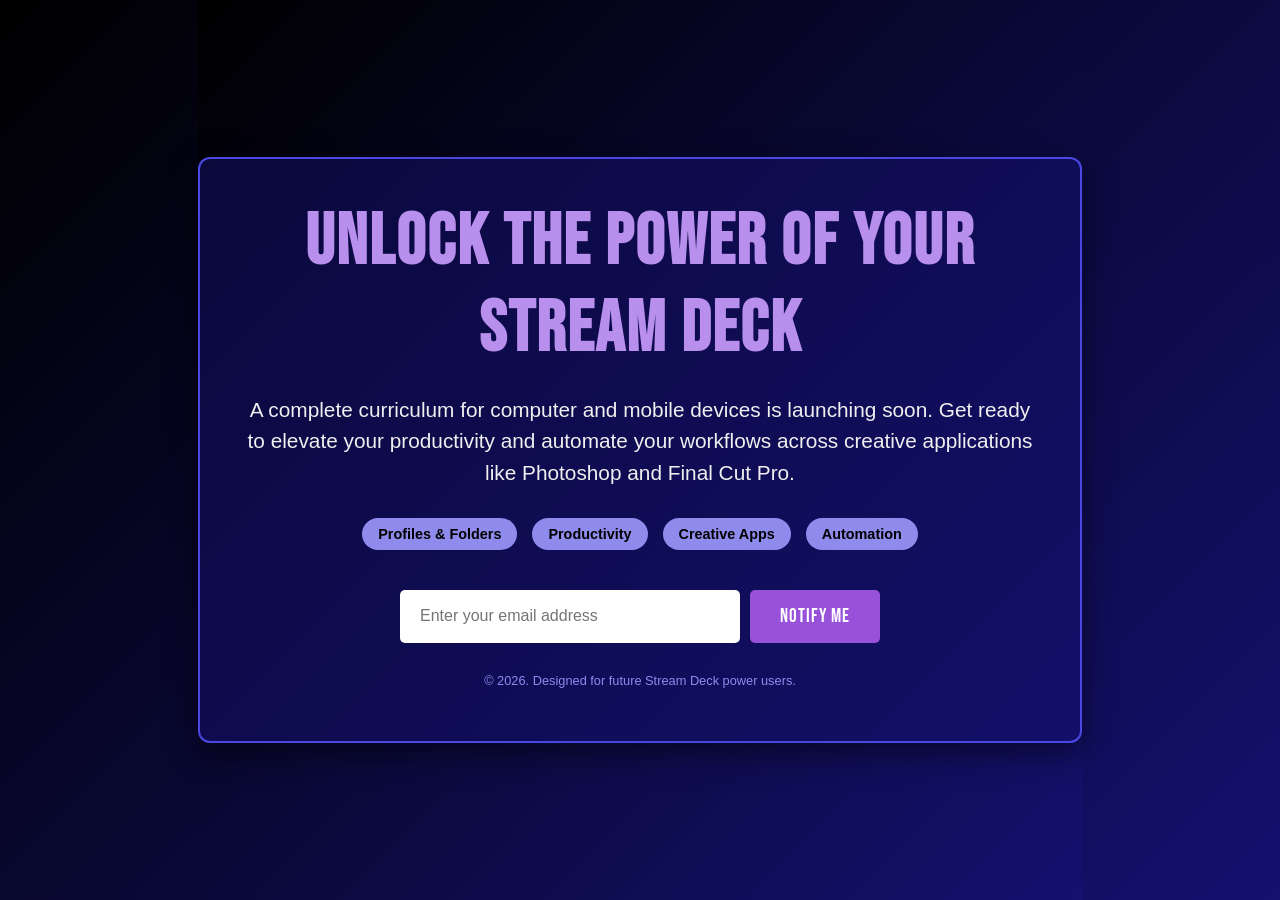
<file: soon.html>
<!DOCTYPE html>
<html lang="en">
<head>
    <meta charset="UTF-8">
    <meta name="viewport" content="width=device-width, initial-scale=1.0">
    <title>Stream Deck Course - Coming Soon</title>
    <link href="https://fonts.googleapis.com/css2?family=Bebas+Neue&display=swap" rel="stylesheet">
    <style>
        /* Color Variables */
        :root {
            --light-gray: #EFEFEF;
            --black: #000000;
            --white: #FFFFFF;
            --dark-blue: #14116F;
            --purple: #9851D9;
            --light-purple: #B98FED;
            --soft-blue: #8E8BED;
            --bright-blue: #4B47E3;
        }

        body, html {
            margin: 0;
            padding: 0;
            height: 100%;
            font-family: 'Helvetica', Arial, sans-serif;
            background: linear-gradient(135deg, var(--black), var(--dark-blue));
            color: var(--white);
            display: flex;
            align-items: center;
            justify-content: center;
            text-align: center;
        }

        .container {
            max-width: 800px;
            padding: 40px;
            background-color: rgba(20, 17, 111, 0.5); /* semi-transparent dark-blue */
            border: 2px solid var(--bright-blue);
            border-radius: 12px;
            box-shadow: 0 10px 30px rgba(0, 0, 0, 0.5);
        }

        h1 {
            font-family: 'Bebas Neue', sans-serif;
            font-size: 4.5rem;
            margin: 0 0 10px 0;
            color: var(--light-purple);
            letter-spacing: 2px;
        }

        p.subtitle {
            font-size: 1.3rem;
            color: var(--light-gray);
            margin-bottom: 30px;
            line-height: 1.5;
        }

        .features {
            display: flex;
            justify-content: center;
            gap: 15px;
            margin-bottom: 40px;
            flex-wrap: wrap;
        }

        .badge {
            background-color: var(--soft-blue);
            color: var(--black);
            padding: 8px 16px;
            border-radius: 20px;
            font-weight: bold;
            font-size: 0.9rem;
        }

        .form-group {
            display: flex;
            justify-content: center;
            gap: 10px;
            flex-wrap: wrap;
        }

        input[type="email"] {
            padding: 15px 20px;
            font-size: 1rem;
            font-family: 'Helvetica', Arial, sans-serif;
            border: none;
            border-radius: 5px;
            width: 300px;
            max-width: 100%;
            outline: none;
        }

        button {
            padding: 15px 30px;
            font-size: 1.2rem;
            font-family: 'Bebas Neue', sans-serif;
            background-color: var(--purple);
            color: var(--white);
            border: none;
            border-radius: 5px;
            cursor: pointer;
            transition: background-color 0.3s ease;
            letter-spacing: 1px;
        }

        button:hover {
            background-color: var(--light-purple);
            color: var(--dark-blue);
        }

        footer {
            margin-top: 30px;
            font-size: 0.8rem;
            color: var(--soft-blue);
        }
    </style>
</head>
<body>

    <div class="container">
        <h1>Unlock the Power of Your Stream Deck</h1>
        <p class="subtitle">A complete curriculum for computer and mobile devices is launching soon. Get ready to elevate your productivity and automate your workflows across creative applications like Photoshop and Final Cut Pro.</p>
        
        <div class="features">
            <span class="badge">Profiles & Folders</span>
            <span class="badge">Productivity</span>
            <span class="badge">Creative Apps</span>
            <span class="badge">Automation</span>
        </div>

        <div class="form-group">
            <input type="email" placeholder="Enter your email address" required>
            <button type="button">Notify Me</button>
        </div>

        <footer>
            <p>&copy; 2026. Designed for future Stream Deck power users.</p>
        </footer>
    </div>

</body>
</html>
</file>
<file: style.css>
/* ==========================================================================
   STREAM DECK ACADEMY - DESIGN SYSTEM & STYLESHEET
   Colors:
     - #EFEFEF (Light Surface / Crisp Body Text)
     - #000000 (Pure Black Background)
     - #FFFFFF (Pure White Headings / Highlights)
     - #14116F (Deep Navy Indigo)
     - #9851D9 (Vibrant Purple)
     - #B98FED (Soft Lavender)
     - #8E8BED (Periwinkle Blue)
     - #4B47E3 (Electric Royal Blue)
   Typography:
     - Bebas Neue (Google Font for punchy headings & key caps)
     - Helvetica (System / Web fallback for readable body text)
   ========================================================================== */

:root {
  /* Strict Palette */
  --c-black: #000000;
  --c-white: #FFFFFF;
  --c-light-gray: #EFEFEF;
  --c-navy: #14116F;
  --c-purple: #9851D9;
  --c-lavender: #B98FED;
  --c-periwinkle: #8E8BED;
  --c-blue: #4B47E3;
  --c-red: #FF0000;

  /* Surfaces & Transparencies derived strictly from the palette */
  --surface-dark: #070614;
  --surface-card: rgba(20, 17, 111, 0.22);
  --surface-card-hover: rgba(75, 71, 227, 0.16);
  --border-subtle: rgba(142, 139, 237, 0.25);
  --border-focus: #4B47E3;
  --border-glow: #9851D9;
  
  /* Typography */
  --font-display: 'Bebas Neue', 'Helvetica Neue', Helvetica, Arial, sans-serif;
  --font-body: 'Helvetica Neue', Helvetica, Arial, sans-serif;

  /* Layout */
  --max-width: 1300px;
  --radius-sm: 6px;
  --radius-md: 12px;
  --radius-lg: 18px;
  --radius-xl: 24px;
}

/* ==========================================================================
   RESET & GLOBAL BASE STYLES
   ========================================================================== */
*, *::before, *::after {
  box-sizing: border-box;
  margin: 0;
  padding: 0;
}

html {
  scroll-behavior: smooth;
  background-color: var(--c-black);
  color: var(--c-light-gray);
  font-family: var(--font-body);
  font-size: 16.5px;
  line-height: 1.6;
  -webkit-font-smoothing: antialiased;
  -moz-osx-font-smoothing: grayscale;
}

body {
  background-color: var(--c-black);
  color: var(--c-light-gray);
  overflow-x: hidden;
}
/* =============================================================
  CUSTOMIZED CSS 
===============================================================*/
.red {
  border: 1px solid var(--c-red);
}

a {
  color: inherit;
  text-decoration: none;
  transition: all 0.2s ease;
}

img, svg {
  display: block;
  max-width: 100%;
}

ul {
  list-style: none;
}

.container {
  width: 100%;
  max-width: var(--max-width);
  margin: 0 auto;
  padding: 0 1.5rem;
}

/* ==========================================================================
   TYPOGRAPHY UTILITIES
   ========================================================================== */
h1, h2, h3, h4, h5, h6 {
  font-family: var(--font-display);
  letter-spacing: 0.05em;
  font-weight: 400;
  line-height: 1.1;
  color: var(--c-white);
}

.text-gradient {
  background: linear-gradient(135deg, var(--c-white) 0%, var(--c-lavender) 45%, var(--c-blue) 100%);
  -webkit-background-clip: text;
  -webkit-text-fill-color: transparent;
}

.accent-text {
  color: var(--c-lavender);
}

.section-eyebrow {
  display: inline-block;
  font-family: var(--font-display);
  font-size: 1.5rem;
  letter-spacing: 0.15em;
  color: var(--c-lavender);
  margin-bottom: 0.5rem;
}

.section-title {
  font-size: clamp(2.4rem, 5vw, 3.8rem);
  margin-bottom: 1rem;
}

.section-description {
  max-width: 720px;
  margin: 0 auto;
  font-size: 1.3rem;
  color: var(--c-light-gray);
  /* opacity: 0.9; */
  line-height: 1.65;
}

.text-center {
  text-align: center;
}

/* ==========================================================================
   BUTTONS & BADGES
   ========================================================================== */
.btn {
  display: inline-flex;
  align-items: center;
  justify-content: center;
  font-family: var(--font-display);
  font-size: 1.25rem;
  letter-spacing: 0.08em;
  text-transform: uppercase;
  padding: 0.75rem 1.8rem;
  border-radius: var(--radius-sm);
  cursor: pointer;
  border: 1px solid transparent;
  transition: all 0.25s cubic-bezier(0.16, 1, 0.3, 1);
  text-decoration: none;
  white-space: nowrap;
}

.btn-primary {
  background: linear-gradient(135deg, var(--c-blue) 0%, var(--c-purple) 100%);
  color: var(--c-white);
  border-color: rgba(185, 143, 237, 0.4);
  box-shadow: 0 4px 18px rgba(75, 71, 227, 0.35);
}

.btn-primary:hover {
  background: linear-gradient(135deg, #5b57f0 0%, #aa64ec 100%);
  box-shadow: 0 6px 24px rgba(152, 81, 217, 0.55);
  transform: translateY(-2px);
  color: var(--c-white);
}

.btn-secondary {
  background: rgba(20, 17, 111, 0.6);
  color: var(--c-light-gray);
  border: 1px solid var(--c-periwinkle);
  backdrop-filter: blur(10px);
}

.btn-secondary:hover {
  background: rgba(75, 71, 227, 0.3);
  border-color: var(--c-lavender);
  color: var(--c-white);
  transform: translateY(-2px);
}

.btn-outline {
  background: transparent;
  color: var(--c-light-gray);
  border: 1px solid var(--c-periwinkle);
}

.btn-outline:hover {
  border-color: var(--c-blue);
  background: rgba(75, 71, 227, 0.15);
  color: var(--c-white);
}

.btn-sm {
  font-size: 1rem;
  padding: 0.5rem 1.2rem;
}

.btn-lg {
  font-size: 1.4rem;
  padding: 0.95rem 2.2rem;
}

.btn-full {
  width: 100%;
}

.btn-glow {
  position: relative;
}

.btn-glow::after {
  content: '';
  position: absolute;
  inset: -2px;
  background: linear-gradient(90deg, var(--c-blue), var(--c-purple), var(--c-lavender));
  border-radius: inherit;
  z-index: -1;
  filter: blur(12px);
  opacity: 0.5;
  transition: opacity 0.3s;
}

.btn-glow:hover::after {
  opacity: 0.9;
}

.badge-pill {
  display: inline-block;
  background: var(--c-navy);
  color: var(--c-lavender);
  border: 1px solid var(--c-periwinkle);
  font-family: var(--font-display);
  font-size: 0.9rem;
  letter-spacing: 0.08em;
  padding: 0.2rem 0.6rem;
  border-radius: 999px;
}

/* ==========================================================
   TOP ANNOUNCEMENT BAR
   ========================================================== */
.top-announcement {
  background: linear-gradient(90deg, var(--c-navy) 0%, var(--c-black) 50%, var(--c-navy) 100%);
  border-bottom: 1px solid rgba(142, 139, 237, 0.2);
  padding: 0.45rem 0;
  font-size: 0.85rem;
}

.announcement-inner {
  display: flex;
  align-items: center;
  justify-content: center;
  gap: 1rem;
  flex-wrap: wrap;
  text-align: center;
}

.announcement-inner p {
  color: var(--c-light-gray);
  margin: 0;
}

.announcement-link {
  color: var(--c-lavender);
  font-weight: bold;
  text-decoration: underline;
}

.announcement-link:hover {
  color: var(--c-white);
}

/* ==========================================================
   HEADER & NAVBAR
   ========================================================== */
.site-header {
  position: sticky;
  top: 0;
  z-index: 100;
  background: rgba(0, 0, 0, 0.88);
  backdrop-filter: blur(16px);
  -webkit-backdrop-filter: blur(16px);
  border-bottom: 1px solid rgba(142, 139, 237, 0.25);
  transition: background 0.3s ease;
}

.header-container {
  display: flex;
  align-items: center;
  justify-content: space-between;
  height: 72px;
}

.brand-logo {
  display: flex;
  align-items: center;
  gap: 0.85rem;
}

.deck-icon-badge {
  width: 38px;
  height: 38px;
  background: #09071c;
  border: 1px solid var(--c-periwinkle);
  border-radius: var(--radius-sm);
  display: grid;
  grid-template-columns: repeat(3, 1fr);
  gap: 3px;
  padding: 5px;
  box-shadow: 0 0 12px rgba(75, 71, 227, 0.4);
}

.grid-dot {
  background: var(--c-blue);
  border-radius: 2px;
  transition: background 0.2s;
}

.brand-logo:hover .grid-dot:nth-child(even) {
  background: var(--c-purple);
}

.brand-logo:hover .grid-dot:nth-child(odd) {
  background: var(--c-lavender);
}

.logo-text {
  display: flex;
  flex-direction: column;
}

.brand-title {
  font-family: var(--font-display);
  font-size: 1.6rem;
  line-height: 1;
  color: var(--c-white);
  letter-spacing: 0.05em;
}

.brand-sub {
  font-size: 0.68rem;
  letter-spacing: 0.12em;
  color: var(--c-periwinkle);
  text-transform: uppercase;
}

.nav-links {
  display: flex;
  align-items: center;
  gap: 1.8rem;
}

.nav-item {
  font-size: 0.95rem;
  color: var(--c-light-gray);
  font-weight: 500;
  position: relative;
  padding: 0.3rem 0;
}

.nav-item::after {
  content: '';
  position: absolute;
  bottom: 0;
  left: 0;
  width: 0%;
  height: 2px;
  background: var(--c-lavender);
  transition: width 0.2s ease;
}

.nav-item:hover {
  color: var(--c-white);
}

.nav-item:hover::after {
  width: 100%;
}

.header-actions {
  display: flex;
  align-items: center;
  gap: 1rem;
}

/* ==========================================================
   HERO SECTION
   ========================================================== */
.hero-section {
  position: relative;
  padding: 5rem 0 6rem 0;
  background: radial-gradient(circle at 50% 15%, rgba(20, 17, 111, 0.6) 0%, rgba(0, 0, 0, 0.95) 70%);
  overflow: hidden;
  border-bottom: 1px solid rgba(142, 139, 237, 0.2);
}

.hero-glow-bg {
  position: absolute;
  top: -200px;
  left: 50%;
  transform: translateX(-50%);
  width: 900px;
  height: 600px;
  background: radial-gradient(circle, rgba(152, 81, 217, 0.25) 0%, rgba(75, 71, 227, 0.15) 50%, transparent 75%);
  filter: blur(80px);
  pointer-events: none;
  z-index: 0;
}

.hero-content {
  position: relative;
  z-index: 1;
  display: grid;
  grid-template-columns: 1fr 1.15fr;
  gap: 3.5rem;
  align-items: center;
}

.hero-text-col {
  display: flex;
  flex-direction: column;
  gap: 1.5rem;
}

.hero-tag {
  display: inline-flex;
  align-items: center;
  gap: 0.6rem;
  padding: 0.4rem 0.9rem;
  background: rgba(20, 17, 111, 0.7);
  border: 1px solid var(--c-periwinkle);
  border-radius: 999px;
  width: fit-content;
  font-family: var(--font-display);
  font-size: 0.95rem;
  letter-spacing: 0.12em;
  color: var(--c-lavender);
}

.pulse-dot {
  width: 8px;
  height: 8px;
  background: #3aff94;
  border-radius: 50%;
  box-shadow: 0 0 10px #3aff94;
  animation: pulse-glow 2s infinite ease-in-out;
}

@keyframes pulse-glow {
  0%, 100% { opacity: 1; transform: scale(1); }
  50% { opacity: 0.4; transform: scale(0.85); }
}

.hero-title {
  font-size: clamp(3rem, 6vw, 4.6rem);
  line-height: 0.95;
}

.hero-lead {
  font-size: 1.15rem;
  line-height: 1.65;
  color: var(--c-light-gray);
  opacity: 0.92;
}

.hero-stats-row {
  display: flex;
  align-items: center;
  background: rgba(20, 17, 111, 0.35);
  border: 1px solid rgba(142, 139, 237, 0.3);
  border-radius: var(--radius-md);
  padding: 1rem 1.4rem;
  backdrop-filter: blur(8px);
}

.stat-box {
  display: flex;
  flex-direction: column;
  flex: 1;
  text-align: center;
}

.stat-number {
  font-family: var(--font-display);
  font-size: 2.2rem;
  line-height: 1;
  color: var(--c-white);
}

.stat-label {
  font-size: 0.75rem;
  letter-spacing: 0.05em;
  color: var(--c-periwinkle);
  text-transform: uppercase;
  margin-top: 0.2rem;
}

.stat-divider {
  width: 1px;
  height: 38px;
  background: rgba(142, 139, 237, 0.25);
}

.hero-cta-group {
  display: flex;
  align-items: center;
  justify-content: center;
  gap: 1.2rem;
  flex-wrap: wrap;
}

.supported-platforms {
  display: flex;
  align-items: center;
  gap: 0.6rem;
  flex-wrap: wrap;
  font-size: 0.85rem;
  padding-top: 0.5rem;
}

.plat-label {
  color: var(--c-periwinkle);
  font-weight: 600;
  font-size: 0.9rem;
  text-transform: uppercase;
  letter-spacing: 0.05em;
}

.plat-chip {
  background: rgba(20, 17, 111, 0.5);
  border: 1px solid rgba(142, 139, 237, 0.3);
  padding: 0.2rem 0.65rem;
  border-radius: var(--radius-sm);
  font-size: 0.9rem;
  color: var(--c-light-gray);
}

/* ==========================================================
   HERO HARDWARE VISUALIZATION: ELGATO STREAM DECK XL
   ========================================================== */
.hero-visual-col {
  display: flex;
  justify-content: center;
  position: relative;
}

.deck-hardware-frame {
  position: relative;
  width: 100%;
  max-width: 620px;
}

.deck-hardware-stand {
  position: absolute;
  top: 18px;
  left: 5%;
  right: 5%;
  bottom: -22px;
  background: linear-gradient(180deg, #181530 0%, #06050e 100%);
  border-radius: var(--radius-xl);
  border: 1px solid rgba(75, 71, 227, 0.3);
  box-shadow: 0 25px 60px rgba(0, 0, 0, 0.9), 0 0 40px rgba(20, 17, 111, 0.5);
  z-index: 0;
}

.deck-hardware-body {
  position: relative;
  z-index: 1;
  background: linear-gradient(145deg, #131028 0%, #0a0817 60%, #030208 100%);
  border: 2px solid rgba(142, 139, 237, 0.35);
  border-radius: var(--radius-lg);
  padding: 1.25rem;
  box-shadow: 
    inset 0 1px 2px rgba(255, 255, 255, 0.15),
    inset 0 -2px 6px rgba(0, 0, 0, 0.8),
    0 18px 45px rgba(0, 0, 0, 0.85);
}

.deck-header-bar {
  display: flex;
  justify-content: space-between;
  align-items: center;
  margin-bottom: 0.9rem;
  padding: 0 0.3rem;
}

.deck-brand-pill {
  font-family: var(--font-display);
  font-size: 1rem;
  letter-spacing: 0.12em;
  color: var(--c-lavender);
}

.deck-status-live {
  display: flex;
  align-items: center;
  gap: 0.4rem;
  font-size: 0.72rem;
  font-weight: 600;
  letter-spacing: 0.08em;
  color: var(--c-periwinkle);
}

.status-indicator-dot {
  width: 7px;
  height: 7px;
  background: #3aff94;
  border-radius: 50%;
  box-shadow: 0 0 6px #3aff94;
}

/* 8x4 Grid for Hero */
.keys-grid-hero {
  display: grid;
  grid-template-columns: repeat(8, 1fr);
  gap: 7px;
  background: rgba(0, 0, 0, 0.65);
  padding: 10px;
  border-radius: var(--radius-md);
  border: 1px solid rgba(142, 139, 237, 0.18);
}

/* LCD Key Base Styling */
.lcd-key {
  position: relative;
  aspect-ratio: 1 / 1;
  background: linear-gradient(145deg, #1b1638 0%, #09071c 100%);
  border: 1px solid rgba(142, 139, 237, 0.3);
  border-radius: 6px;
  display: flex;
  flex-direction: column;
  align-items: center;
  justify-content: center;
  padding: 4px;
  cursor: pointer;
  box-shadow: 
    inset 0 1px 1px rgba(255, 255, 255, 0.12),
    0 2px 5px rgba(0, 0, 0, 0.5);
  transition: all 0.18s cubic-bezier(0.16, 1, 0.3, 1);
  overflow: hidden;
  user-select: none;
}

.lcd-key::before {
  content: '';
  position: absolute;
  inset: 0;
  background: radial-gradient(circle at 50% 30%, rgba(255, 255, 255, 0.08) 0%, transparent 70%);
  pointer-events: none;
}

.lcd-key:hover {
  transform: translateY(-2px) scale(1.04);
  border-color: var(--c-lavender);
  box-shadow: 
    0 0 15px rgba(75, 71, 227, 0.6),
    inset 0 1px 3px rgba(255, 255, 255, 0.3);
  z-index: 2;
}

.lcd-key:active {
  transform: translateY(1px) scale(0.98);
  box-shadow: 0 0 5px rgba(75, 71, 227, 0.4);
}

.key-badge {
  position: absolute;
  top: 2px;
  right: 3px;
  font-family: var(--font-display);
  font-size: 0.55rem;
  letter-spacing: 0.05em;
  background: #e6234b;
  color: var(--c-white);
  padding: 0 3px;
  border-radius: 2px;
  line-height: 1.2;
}

.key-badge-alt {
  background: var(--c-navy);
  border: 1px solid var(--c-periwinkle);
}

.key-badge-blue {
  background: var(--c-blue);
}

.key-badge-purple {
  background: var(--c-purple);
}

.key-badge-white {
  background: var(--c-light-gray);
  color: var(--c-black);
}

.key-icon {
  width: 18px;
  height: 18px;
  margin-bottom: 3px;
  position: relative;
  display: flex;
  align-items: center;
  justify-content: center;
}

.key-label {
  font-family: var(--font-display);
  font-size: 0.62rem;
  letter-spacing: 0.06em;
  color: var(--c-light-gray);
  text-align: center;
  line-height: 1;
  text-transform: uppercase;
  max-width: 100%;
  overflow: hidden;
  text-overflow: ellipsis;
  white-space: nowrap;
}

/* CSS Key Icons for Hero */
.obs-icon { background: #3aff94; border-radius: 50%; box-shadow: 0 0 6px #3aff94; width: 12px; height: 12px; }
.mic-icon::before { content: '🎙️'; font-size: 13px; }
.cam-icon::before { content: '📹'; font-size: 13px; }
.screen-icon::before { content: '🖥️'; font-size: 13px; }
.music-icon::before { content: '🎵'; font-size: 13px; }
.light-icon::before { content: '💡'; font-size: 13px; }
.sfx-icon::before { content: '🎺'; font-size: 13px; }
.twitch-icon::before { content: '👾'; font-size: 13px; }
.code-icon::before { content: '💻'; font-size: 13px; }
.git-icon::before { content: '🐙'; font-size: 13px; }
.term-icon::before { content: '>_'; font-family: monospace; font-size: 10px; font-weight: bold; color: #3aff94; }
.figma-icon::before { content: '🎨'; font-size: 13px; }
.cut-icon::before { content: '✂️'; font-size: 13px; }
.color-icon::before { content: '🌈'; font-size: 13px; }
.render-icon::before { content: '⚡'; font-size: 13px; }
.discord-icon::before { content: '🎧'; font-size: 13px; }
.power-icon::before { content: '⚙️'; font-size: 13px; }
.timer-icon::before { content: '⏱️'; font-size: 13px; }
.wave-icon::before { content: '📊'; font-size: 13px; }
.text-icon::before { content: '📝'; font-size: 13px; }
.crop-icon::before { content: '📸'; font-size: 13px; }
.globe-icon::before { content: '🌐'; font-size: 13px; }
.api-icon::before { content: '🔌'; font-size: 13px; }
.folder-icon::before { content: '📁'; font-size: 13px; }
.mobile-icon::before { content: '📱'; font-size: 13px; }
.qr-icon::before { content: '▦'; font-size: 14px; color: var(--c-lavender); }
.left-arrow-icon::before { content: '◀'; font-size: 11px; color: var(--c-periwinkle); }
.page-icon::before { content: '📄'; font-size: 12px; }
.right-arrow-icon::before { content: '▶'; font-size: 11px; color: var(--c-periwinkle); }
.dim-icon::before { content: '🔅'; font-size: 12px; }
.bright-icon::before { content: '🔆'; font-size: 12px; }
.sleep-icon::before { content: '💤'; font-size: 12px; }

.deck-footer-bar {
  display: flex;
  justify-content: space-between;
  align-items: center;
  margin-top: 0.85rem;
  padding: 0 0.3rem;
  font-size: 0.68rem;
  color: var(--c-periwinkle);
  letter-spacing: 0.06em;
}

.deck-mode-tag {
  color: var(--c-lavender);
  font-weight: 600;
}

/* ==========================================================
   SECTION COMMON STYLING
   ========================================================== */
.section {
  padding: 6rem 0;
  position: relative;
}

.section-header {
  margin-bottom: 3.5rem;
}

.section-dark {
  background-color: var(--c-black);
}

/* ==========================================================
   FEATURES GRID (6 CAPABILITIES)
   ========================================================== */
.features-grid {
  display: grid;
  grid-template-columns: repeat(3, 1fr);
  gap: 1.3rem;
}

.feature-card {
  background: linear-gradient(160deg, rgba(20, 17, 111, 0.35) 0%, rgba(7, 6, 20, 0.7) 100%);
  border: 1px solid var(--border-subtle);
  border-radius: var(--radius-md);
  padding: 2.2rem 1.8rem;
  transition: all 0.3s cubic-bezier(0.16, 1, 0.3, 1);
  position: relative;
  display: flex;
  flex-direction: column;
}

.feature-card:hover {
  border-color: var(--c-lavender);
  transform: translateY(-5px);
  box-shadow: 0 12px 30px rgba(75, 71, 227, 0.25);
  background: linear-gradient(160deg, rgba(20, 17, 111, 0.5) 0%, rgba(15, 12, 38, 0.85) 100%);
}

.feature-icon-wrap {
  width: 52px;
  height: 52px;
  border-radius: var(--radius-sm);
  display: flex;
  align-items: center;
  justify-content: center;
  margin-bottom: 1.4rem;
  border: 1px solid rgba(142, 139, 237, 0.4);
}

.bg-blue { background: rgba(75, 71, 227, 0.25); color: var(--c-lavender); }
.bg-purple { background: rgba(152, 81, 217, 0.25); color: var(--c-lavender); }
.bg-lavender { background: rgba(185, 143, 237, 0.25); color: var(--c-white); }
.bg-periwinkle { background: rgba(142, 139, 237, 0.25); color: var(--c-white); }
.bg-navy { background: rgba(20, 17, 111, 0.6); color: var(--c-lavender); }

.svg-feat {
  width: 26px;
  height: 26px;
}

.feature-title {
  font-family: var(--font-display);
  font-size: 1.9rem;
  letter-spacing: 0.05em;
  margin-bottom: 0.75rem;
  color: var(--c-white);
}

.feature-text {
  font-size: 1rem;
  color: var(--c-white);
  /* opacity: 0.88; */
  line-height: 1.6;
  margin-bottom: 1.4rem;
  flex-grow: 1;
}

.feature-checklist {
  border-top: 1px solid rgba(142, 139, 237, 0.15);
  padding-top: 1rem;
  display: flex;
  flex-direction: column;
  gap: 0.5rem;
}

.feature-checklist li {
  font-size: 0.9rem;
  color: var(--c-periwinkle);
  position: relative;
  padding-left: 1.2rem;
}

.feature-checklist li::before {
  content: '✓';
  position: absolute;
  left: 0;
  color: var(--c-lavender);
  font-weight: bold;
}

/* ==========================================================
   INTERACTIVE 32-KEY SIMULATOR SECTION
   ========================================================== */
.section-simulator {
  background: linear-gradient(180deg, var(--c-black) 0%, #0d0a27 50%, var(--c-black) 100%);
  border-top: 1px solid rgba(142, 139, 237, 0.2);
  border-bottom: 1px solid rgba(142, 139, 237, 0.2);
}

.sim-showcase-card {
  background: linear-gradient(150deg, #100d28 0%, #060412 100%);
  border: 2px solid rgba(142, 139, 237, 0.35);
  border-radius: var(--radius-lg);
  padding: 2rem;
  box-shadow: 0 20px 50px rgba(0, 0, 0, 0.8), 0 0 35px rgba(20, 17, 111, 0.4);
}

.sim-meta-bar {
  display: flex;
  justify-content: space-between;
  align-items: center;
  flex-wrap: wrap;
  gap: 1rem;
  padding-bottom: 1.4rem;
  border-bottom: 1px solid rgba(142, 139, 237, 0.2);
  margin-bottom: 1.5rem;
  font-size: 0.88rem;
  color: var(--c-light-gray);
}

.sim-meta-group {
  display: flex;
  align-items: center;
  gap: 0.5rem;
}

.sim-dot-badge {
  width: 9px;
  height: 9px;
  background: #3aff94;
  border-radius: 50%;
  box-shadow: 0 0 8px #3aff94;
}

.sim-legend {
  display: flex;
  gap: 0.6rem;
  flex-wrap: wrap;
}

.legend-chip {
  font-family: var(--font-display);
  font-size: 0.85rem;
  letter-spacing: 0.06em;
  padding: 0.15rem 0.55rem;
  border-radius: var(--radius-sm);
  border: 1px solid transparent;
}

.legend-stream { background: rgba(75, 71, 227, 0.25); color: #7f7cff; border-color: #4B47E3; }
.legend-creative { background: rgba(152, 81, 217, 0.25); color: #c48df5; border-color: #9851D9; }
.legend-macro { background: rgba(20, 17, 111, 0.6); color: #B98FED; border-color: #8E8BED; }
.legend-mobile { background: rgba(185, 143, 237, 0.2); color: #FFFFFF; border-color: #B98FED; }

.sim-deck-chassis {
  background: #04030a;
  border: 1px solid rgba(142, 139, 237, 0.25);
  border-radius: var(--radius-md);
  padding: 1.2rem;
  box-shadow: inset 0 2px 10px rgba(0, 0, 0, 0.9);
}

.sim-grid-32 {
  display: grid;
  grid-template-columns: repeat(8, 1fr);
  gap: 10px;
}

.sim-key {
  position: relative;
  aspect-ratio: 1 / 1;
  background: linear-gradient(145deg, #161233 0%, #0a081a 100%);
  border: 1px solid rgba(142, 139, 237, 0.25);
  border-radius: 8px;
  display: flex;
  flex-direction: column;
  align-items: center;
  justify-content: center;
  padding: 6px;
  cursor: pointer;
  box-shadow: 
    inset 0 1px 1px rgba(255, 255, 255, 0.1),
    0 4px 8px rgba(0, 0, 0, 0.6);
  transition: all 0.2s cubic-bezier(0.16, 1, 0.3, 1);
}

.sim-corner {
  position: absolute;
  top: 3px;
  left: 5px;
  font-family: var(--font-display);
  font-size: 0.65rem;
  color: var(--c-periwinkle);
  opacity: 0.6;
}

.sim-icon-box {
  font-family: var(--font-display);
  font-size: 1.05rem;
  color: var(--c-white);
  line-height: 1;
  margin-top: 4px;
  margin-bottom: 4px;
}

.sim-text {
  font-family: var(--font-display);
  font-size: 0.72rem;
  letter-spacing: 0.05em;
  color: var(--c-light-gray);
  text-align: center;
  white-space: nowrap;
  overflow: hidden;
  text-overflow: ellipsis;
  max-width: 100%;
}

/* Category Accent Borders */
.key-cat-stream { border-color: rgba(75, 71, 227, 0.45); }
.key-cat-stream:hover { border-color: var(--c-blue); box-shadow: 0 0 16px rgba(75, 71, 227, 0.7); }

.key-cat-creative { border-color: rgba(152, 81, 217, 0.45); }
.key-cat-creative:hover { border-color: var(--c-purple); box-shadow: 0 0 16px rgba(152, 81, 217, 0.7); }

.key-cat-macro { border-color: rgba(142, 139, 237, 0.45); }
.key-cat-macro:hover { border-color: var(--c-lavender); box-shadow: 0 0 16px rgba(185, 143, 237, 0.6); }

.key-cat-mobile { border-color: rgba(20, 17, 111, 0.8); }
.key-cat-mobile:hover { border-color: var(--c-periwinkle); box-shadow: 0 0 16px rgba(142, 139, 237, 0.6); }

.sim-key:hover {
  transform: translateY(-4px) scale(1.05);
  background: linear-gradient(145deg, #241d52 0%, #100d2a 100%);
  z-index: 10;
}

/* Tooltip Popup on Hover */
.sim-tooltip {
  position: absolute;
  bottom: calc(100% + 12px);
  left: 50%;
  transform: translateX(-50%) translateY(6px);
  background: #09071c;
  color: var(--c-white);
  border: 1px solid var(--c-lavender);
  padding: 0.6rem 0.85rem;
  border-radius: var(--radius-sm);
  font-family: var(--font-body);
  font-size: 0.78rem;
  line-height: 1.35;
  white-space: normal;
  width: 200px;
  text-align: center;
  box-shadow: 0 8px 24px rgba(0, 0, 0, 0.9), 0 0 12px rgba(75, 71, 227, 0.5);
  opacity: 0;
  pointer-events: none;
  transition: opacity 0.2s ease, transform 0.2s ease;
  z-index: 20;
}

.sim-tooltip::after {
  content: '';
  position: absolute;
  top: 100%;
  left: 50%;
  transform: translateX(-50%);
  border-width: 6px;
  border-style: solid;
  border-color: var(--c-lavender) transparent transparent transparent;
}

.sim-key:hover .sim-tooltip {
  opacity: 1;
  transform: translateX(-50%) translateY(0);
}

.sim-footer-instructions {
  margin-top: 1.2rem;
  text-align: center;
  font-size: 0.88rem;
  color: var(--c-periwinkle);
}

/* ==========================================================
   DESKTOP VS MOBILE ECOSYSTEM COMPARISON
   ========================================================== */
.ecosystem-comparison-grid {
  display: grid;
  grid-template-columns: 1fr auto 1fr;
  gap: 1.5rem;
  align-items: stretch;
  margin-bottom: 3rem;
}

.eco-col {
  background: linear-gradient(160deg, rgba(20, 17, 111, 0.35) 0%, rgba(5, 4, 15, 0.85) 100%);
  border: 1px solid var(--border-subtle);
  border-radius: var(--radius-lg);
  padding: 2.5rem;
  display: flex;
  flex-direction: column;
}

.eco-desktop {
  border-top: 3px solid var(--c-blue);
}

.eco-mobile {
  border-top: 3px solid var(--c-purple);
}

.eco-badge {
  display: inline-block;
  align-self: flex-start;
  font-family: var(--font-display);
  font-size: 0.85rem;
  letter-spacing: 0.12em;
  background: var(--c-navy);
  color: var(--c-lavender);
  border: 1px solid var(--c-periwinkle);
  padding: 0.2rem 0.65rem;
  border-radius: 999px;
  margin-bottom: 0.8rem;
}

.eco-badge-purple {
  background: rgba(152, 81, 217, 0.3);
  border-color: var(--c-lavender);
}

.eco-heading {
  font-size: 2.2rem;
  letter-spacing: 0.05em;
  margin-bottom: 0.25rem;
}

.eco-sub {
  font-size: 0.9rem;
  color: var(--c-periwinkle);
  margin-bottom: 1.4rem;
  font-weight: 500;
}

.eco-body > p {
  font-size: 1rem;
  line-height: 1.6;
  margin-bottom: 1.8rem;
  color: var(--c-light-gray);
}

.eco-feature-list {
  display: flex;
  flex-direction: column;
  gap: 1.2rem;
}

.eco-item {
  display: flex;
  gap: 1rem;
  align-items: flex-start;
}

.eco-icon-check {
  width: 24px;
  height: 24px;
  background: rgba(75, 71, 227, 0.25);
  color: var(--c-lavender);
  border: 1px solid var(--c-periwinkle);
  border-radius: 50%;
  display: flex;
  align-items: center;
  justify-content: center;
  font-size: 0.8rem;
  font-weight: bold;
  flex-shrink: 0;
  margin-top: 2px;
}

.eco-item strong {
  display: block;
  font-size: 1.3rem;
  color: var(--c-white);
  margin-bottom: 0.2rem;
}

.eco-item p {
  font-size: 1rem;
  color: var(--c-light-gray);
  opacity: 0.85;
  line-height: 1.45;
  margin: 0;
}

.eco-bridge {
  display: flex;
  flex-direction: column;
  align-items: center;
  justify-content: center;
  padding: 1rem 0;
}

.bridge-line {
  width: 2px;
  height: 100px;
  background: linear-gradient(180deg, var(--c-blue), var(--c-purple));
  opacity: 0.4;
}

.bridge-circle {
  width: 80px;
  height: 80px;
  background: #110e2d;
  border: 2px solid var(--c-lavender);
  border-radius: 50%;
  display: flex;
  flex-direction: column;
  align-items: center;
  justify-content: center;
  box-shadow: 0 0 25px rgba(75, 71, 227, 0.5);
  margin: 1rem 0;
  text-align: center;
}

.bridge-sync-icon {
  font-size: 1.8rem;
  color: var(--c-white);
  line-height: 0.75;
}

.bridge-label {
  font-family: var(--font-display);
  font-size: 0.9rem;
  letter-spacing: 0.08em;
  color: var(--c-lavender);
  margin-top: 1px;
}

.synergy-banner {
  background: linear-gradient(90deg, rgba(20, 17, 111, 0.7) 0%, rgba(75, 71, 227, 0.3) 100%);
  border: 1px solid var(--c-periwinkle);
  border-radius: var(--radius-md);
  padding: 1.8rem 2.2rem;
  position: relative;
  text-align: left;
}

.synergy-badge {
  display: inline-block;
  font-family: var(--font-display);
  font-size: 0.85rem;
  letter-spacing: 0.12em;
  background: var(--c-blue);
  color: var(--c-white);
  padding: 0.2rem 0.6rem;
  border-radius: 4px;
  margin-bottom: 0.6rem;
}

.synergy-banner h4 {
  font-size: 1.8rem;
  margin-bottom: 0.4rem;
}

.synergy-banner p {
  font-size: 0.98rem;
  color: var(--c-light-gray);
  line-height: 1.55;
  margin: 0;
}

/* ==========================================================
   CURRICULUM SECTION (ACCORDION)
   ========================================================== */
.section-curriculum {
  background: var(--c-black);
}

.curriculum-accordion {
  display: flex;
  flex-direction: column;
  gap: 1.2rem;
  max-width: 980px;
  margin: 0 auto;
}

.curr-module {
  background: linear-gradient(160deg, rgba(20, 17, 111, 0.3) 0%, rgba(6, 5, 16, 0.8) 100%);
  border: 1px solid rgba(142, 139, 237, 0.25);
  border-radius: var(--radius-md);
  overflow: hidden;
  transition: all 0.25s ease;
}

.curr-module[open] {
  border-color: var(--c-lavender);
  box-shadow: 0 8px 30px rgba(20, 17, 111, 0.4);
}

.curr-summary {
  list-style: none;
  display: flex;
  justify-content: space-between;
  align-items: center;
  padding: 1.5rem 1.8rem;
  cursor: pointer;
  user-select: none;
  background: rgba(20, 17, 111, 0.2);
  transition: background 0.2s;
}

.curr-summary::-webkit-details-marker {
  display: none;
}

.curr-summary:hover {
  background: rgba(75, 71, 227, 0.18);
}

.curr-header-left {
  display: flex;
  align-items: center;
  gap: 1.5rem;
}

.curr-number {
  font-family: var(--font-display);
  font-size: 2.5rem;
  line-height: 1;
  color: var(--c-lavender);
  opacity: 0.85;
}

.curr-title {
  font-size: 1.7rem;
  margin-bottom: 0.2rem;
}

.curr-subtitle {
  font-size: 0.85rem;
  color: var(--c-periwinkle);
  display: block;
}

.curr-meta {
  display: flex;
  align-items: center;
  gap: 1.2rem;
}

.curr-tag {
  font-family: var(--font-display);
  font-size: 0.95rem;
  letter-spacing: 0.08em;
  color: var(--c-light-gray);
  background: rgba(0, 0, 0, 0.5);
  padding: 0.3rem 0.7rem;
  border-radius: var(--radius-sm);
  border: 1px solid rgba(142, 139, 237, 0.2);
}

.curr-chevron {
  font-size: 1.1rem;
  color: var(--c-lavender);
  transition: transform 0.25s ease;
}

.curr-module[open] .curr-chevron {
  transform: rotate(180deg);
}

.curr-content {
  padding: 1.5rem 1.8rem 2rem 1.8rem;
  border-top: 1px solid rgba(142, 139, 237, 0.15);
}

.curr-lessons-list {
  display: flex;
  flex-direction: column;
  gap: 0.75rem;
  margin-bottom: 1.5rem;
}

.lesson-row {
  display: flex;
  align-items: center;
  padding: 0.65rem 0.9rem;
  background: rgba(0, 0, 0, 0.4);
  border: 1px solid rgba(142, 139, 237, 0.12);
  border-radius: var(--radius-sm);
  font-size: 0.9rem;
  gap: 1rem;
  transition: background 0.15s;
}

.lesson-row:hover {
  background: rgba(75, 71, 227, 0.12);
  border-color: rgba(142, 139, 237, 0.3);
}

.lesson-num {
  font-family: var(--font-display);
  font-size: 1.1rem;
  color: var(--c-lavender);
  min-width: 32px;
}

.lesson-name {
  flex-grow: 1;
  color: var(--c-light-gray);
}

.lesson-time {
  font-size: 0.8rem;
  color: var(--c-periwinkle);
  font-weight: 500;
}

.curr-assignment {
  background: rgba(20, 17, 111, 0.4);
  border: 1px dashed var(--c-periwinkle);
  border-radius: var(--radius-sm);
  padding: 1rem 1.2rem;
  font-size: 0.88rem;
  line-height: 1.5;
  color: var(--c-light-gray);
}

.curr-assignment strong {
  color: var(--c-lavender);
}

/* ==========================================================
   SPECIALIZED LEARNING TRACKS
   ========================================================== */
.tracks-grid {
  display: grid;
  grid-template-columns: repeat(4, 1fr);
  gap: 1.5rem;
}

.track-card {
  background: linear-gradient(160deg, rgba(20, 17, 111, 0.35) 0%, rgba(8, 6, 22, 0.9) 100%);
  border: 1px solid var(--border-subtle);
  border-radius: var(--radius-md);
  padding: 2rem 1.5rem;
  display: flex;
  flex-direction: column;
  transition: all 0.3s ease;
}

.track-card:hover {
  transform: translateY(-5px);
  border-color: var(--c-lavender);
  box-shadow: 0 10px 25px rgba(75, 71, 227, 0.25);
}

.track-featured {
  border-color: var(--c-purple);
  background: linear-gradient(160deg, rgba(20, 17, 111, 0.6) 0%, rgba(15, 10, 36, 0.95) 100%);
  box-shadow: 0 0 20px rgba(152, 81, 217, 0.25);
}

.track-badge {
  font-family: var(--font-display);
  font-size: 0.85rem;
  letter-spacing: 0.1em;
  padding: 0.2rem 0.6rem;
  border-radius: var(--radius-sm);
  margin-bottom: 0.9rem;
  width: fit-content;
}

.badge-stream { background: rgba(75, 71, 227, 0.3); color: var(--c-white); border: 1px solid var(--c-blue); }
.badge-creative { background: rgba(152, 81, 217, 0.4); color: var(--c-white); border: 1px solid var(--c-lavender); }
.badge-dev { background: rgba(20, 17, 111, 0.7); color: var(--c-lavender); border: 1px solid var(--c-periwinkle); }
.badge-mobile { background: rgba(185, 143, 237, 0.3); color: var(--c-white); border: 1px solid var(--c-lavender); }

.track-title {
  font-size: 1.6rem;
  margin-bottom: 0.6rem;
}

.track-desc {
  font-size: 0.88rem;
  color: var(--c-light-gray);
  opacity: 0.85;
  line-height: 1.5;
  margin-bottom: 1.2rem;
  flex-grow: 1;
}

.track-specs {
  display: flex;
  flex-direction: column;
  gap: 0.4rem;
  margin-bottom: 1.4rem;
  font-size: 0.82rem;
  color: var(--c-periwinkle);
}

.track-deck-mini {
  display: grid;
  grid-template-columns: repeat(4, 1fr);
  gap: 5px;
  background: rgba(0, 0, 0, 0.6);
  padding: 8px;
  border-radius: var(--radius-sm);
  border: 1px solid rgba(142, 139, 237, 0.2);
}

.mini-key {
  font-family: var(--font-display);
  font-size: 0.65rem;
  letter-spacing: 0.05em;
  background: #191436;
  border: 1px solid rgba(142, 139, 237, 0.3);
  color: var(--c-light-gray);
  padding: 6px 2px;
  text-align: center;
  border-radius: 4px;
}

/* ==========================================================
   WHAT'S INCLUDED IN THE TOOLKIT
   ========================================================== */
.section-toolkit {
  background: linear-gradient(180deg, var(--c-black) 0%, #0d0a27 100%);
  border-top: 1px solid rgba(142, 139, 237, 0.2);
}

.toolkit-wrapper {
  display: grid;
  grid-template-columns: 1.2fr 1fr;
  gap: 3.5rem;
  align-items: center;
}

.toolkit-perks-list {
  display: flex;
  flex-direction: column;
  gap: 1.2rem;
  margin-top: 1.8rem;
}

.perk-row {
  display: flex;
  gap: 1.2rem;
  align-items: flex-start;
}

.perk-icon-box {
  width: 28px;
  height: 28px;
  background: linear-gradient(135deg, var(--c-blue), var(--c-purple));
  color: var(--c-white);
  border-radius: 50%;
  display: flex;
  align-items: center;
  justify-content: center;
  font-size: 0.9rem;
  font-weight: bold;
  flex-shrink: 0;
  margin-top: 3px;
  box-shadow: 0 0 10px rgba(75, 71, 227, 0.5);
}

.perk-row strong {
  display: block;
  font-size: 1.05rem;
  color: var(--c-white);
  margin-bottom: 0.2rem;
}

.perk-row p {
  font-size: 0.9rem;
  color: var(--c-light-gray);
  opacity: 0.85;
  margin: 0;
  line-height: 1.5;
}

.vault-box {
  background: #09071c;
  border: 2px solid var(--c-periwinkle);
  border-radius: var(--radius-lg);
  padding: 1.8rem;
  box-shadow: 0 15px 45px rgba(0, 0, 0, 0.8), 0 0 30px rgba(75, 71, 227, 0.35);
}

.vault-header {
  display: flex;
  justify-content: space-between;
  align-items: center;
  border-bottom: 1px solid rgba(142, 139, 237, 0.2);
  padding-bottom: 1rem;
  margin-bottom: 1.2rem;
}

.vault-tag {
  font-family: var(--font-display);
  font-size: 1.15rem;
  color: var(--c-lavender);
  letter-spacing: 0.08em;
}

.vault-size {
  font-size: 0.8rem;
  color: var(--c-periwinkle);
  background: rgba(20, 17, 111, 0.6);
  padding: 0.2rem 0.5rem;
  border-radius: var(--radius-sm);
}

.vault-files-preview {
  display: flex;
  flex-direction: column;
  gap: 0.8rem;
}

.vault-file-item {
  display: flex;
  align-items: center;
  gap: 1rem;
  padding: 0.85rem;
  background: rgba(20, 17, 111, 0.25);
  border: 1px solid rgba(142, 139, 237, 0.15);
  border-radius: var(--radius-sm);
  transition: all 0.2s;
}

.vault-file-item:hover {
  background: rgba(75, 71, 227, 0.2);
  border-color: var(--c-lavender);
}

.file-ext {
  font-family: var(--font-display);
  font-size: 0.85rem;
  background: var(--c-blue);
  color: var(--c-white);
  padding: 0.3rem 0.5rem;
  border-radius: 4px;
  line-height: 1;
}

.file-details {
  display: flex;
  flex-direction: column;
}

.file-details strong {
  font-size: 0.88rem;
  color: var(--c-white);
  font-family: monospace;
}

.file-details span {
  font-size: 0.78rem;
  color: var(--c-periwinkle);
}

.vault-footer {
  margin-top: 1.4rem;
  padding-top: 1rem;
  border-top: 1px solid rgba(142, 139, 237, 0.2);
  text-align: center;
}

.vault-license {
  font-family: var(--font-display);
  font-size: 0.85rem;
  letter-spacing: 0.08em;
  color: var(--c-lavender);
}

/* ==========================================================
   TESTIMONIALS
   ========================================================== */
.testimonials-grid {
  display: grid;
  grid-template-columns: repeat(3, 1fr);
  gap: 2rem;
}

.testi-card {
  background: linear-gradient(160deg, rgba(20, 17, 111, 0.3) 0%, rgba(6, 4, 18, 0.85) 100%);
  border: 1px solid var(--border-subtle);
  border-radius: var(--radius-md);
  padding: 2.2rem 1.8rem;
  display: flex;
  flex-direction: column;
  justify-content: space-between;
}

.testi-stars {
  color: #ffb703;
  font-size: 1.2rem;
  margin-bottom: 1rem;
  letter-spacing: 2px;
}

.testi-quote {
  font-size: 0.98rem;
  line-height: 1.65;
  color: var(--c-light-gray);
  margin-bottom: 1.8rem;
  font-style: italic;
}

.testi-author {
  display: flex;
  align-items: center;
  gap: 1rem;
}

.author-avatar {
  width: 44px;
  height: 44px;
  border-radius: 50%;
  display: flex;
  align-items: center;
  justify-content: center;
  font-family: var(--font-display);
  font-size: 1.1rem;
  color: var(--c-white);
  border: 1px solid var(--c-lavender);
}

.avatar-1 { background: var(--c-blue); }
.avatar-2 { background: var(--c-purple); }
.avatar-3 { background: var(--c-navy); }

.author-info strong {
  display: block;
  font-size: 0.95rem;
  color: var(--c-white);
}

.author-info span {
  font-size: 0.8rem;
  color: var(--c-periwinkle);
}

/* ==========================================================
   PRICING SECTION
   ========================================================== */
.section-pricing {
  background: radial-gradient(circle at 50% 20%, rgba(20, 17, 111, 0.5) 0%, var(--c-black) 75%);
  border-top: 1px solid rgba(142, 139, 237, 0.2);
}

.pricing-grid {
  display: grid;
  grid-template-columns: repeat(3, 1fr);
  gap: 2rem;
  align-items: stretch;
  margin-bottom: 3rem;
}

.pricing-card {
  background: linear-gradient(160deg, rgba(20, 17, 111, 0.3) 0%, rgba(6, 4, 18, 0.9) 100%);
  border: 1px solid var(--border-subtle);
  border-radius: var(--radius-lg);
  padding: 2.5rem 2rem;
  display: flex;
  flex-direction: column;
  position: relative;
}

.pricing-featured {
  background: linear-gradient(160deg, rgba(20, 17, 111, 0.7) 0%, rgba(12, 8, 30, 0.95) 100%);
  border: 2px solid var(--c-lavender);
  box-shadow: 0 15px 40px rgba(75, 71, 227, 0.35), 0 0 25px rgba(152, 81, 217, 0.3);
  transform: translateY(-8px);
}

.popular-ribbon {
  position: absolute;
  top: -14px;
  left: 50%;
  transform: translateX(-50%);
  background: linear-gradient(90deg, var(--c-blue), var(--c-purple));
  color: var(--c-white);
  font-family: var(--font-display);
  font-size: 0.85rem;
  letter-spacing: 0.1em;
  padding: 0.3rem 1rem;
  border-radius: 999px;
  white-space: nowrap;
  box-shadow: 0 4px 12px rgba(0, 0, 0, 0.5);
}

.plan-header {
  border-bottom: 1px solid rgba(142, 139, 237, 0.2);
  padding-bottom: 1.5rem;
  margin-bottom: 1.5rem;
  text-align: center;
}

.plan-title {
  font-size: 2rem;
  margin-bottom: 0.3rem;
}

.plan-sub {
  font-size: 0.85rem;
  color: var(--c-periwinkle);
  margin-bottom: 1.2rem;
}

.price-wrap {
  display: flex;
  align-items: baseline;
  justify-content: center;
  gap: 0.2rem;
}

.currency {
  font-family: var(--font-display);
  font-size: 2rem;
  color: var(--c-lavender);
}

.amount {
  font-family: var(--font-display);
  font-size: 4.5rem;
  line-height: 1;
  color: var(--c-white);
}

.term {
  font-size: 0.85rem;
  color: var(--c-periwinkle);
  margin-left: 0.4rem;
}

.plan-body {
  flex-grow: 1;
  margin-bottom: 2rem;
}

.plan-features {
  display: flex;
  flex-direction: column;
  gap: 0.8rem;
  font-size: 0.92rem;
}

.plan-features li {
  color: var(--c-light-gray);
  line-height: 1.45;
}

.feature-disabled {
  opacity: 0.4;
  text-decoration: line-through;
}

.guarantee-box {
  display: flex;
  align-items: center;
  gap: 1.5rem;
  background: rgba(20, 17, 111, 0.4);
  border: 1px solid var(--c-periwinkle);
  border-radius: var(--radius-md);
  padding: 1.5rem 2rem;
  max-width: 850px;
  margin: 0 auto;
}

.guarantee-icon {
  font-size: 2.5rem;
  line-height: 1;
  color: var(--c-lavender);
  flex-shrink: 0;
}

.guarantee-box h4 {
  font-size: 1.5rem;
  margin-bottom: 0.25rem;
}

.guarantee-box p {
  font-size: 0.92rem;
  color: var(--c-light-gray);
  margin: 0;
  line-height: 1.5;
}

/* ==========================================================
   FAQS SECTION
   ========================================================== */
.faq-accordion {
  display: flex;
  flex-direction: column;
  gap: 1rem;
  max-width: 850px;
  margin: 0 auto;
}

.faq-item {
  background: linear-gradient(160deg, rgba(20, 17, 111, 0.3) 0%, rgba(6, 4, 18, 0.8) 100%);
  border: 1px solid rgba(142, 139, 237, 0.25);
  border-radius: var(--radius-md);
  overflow: hidden;
  transition: all 0.2s;
}

.faq-item[open] {
  border-color: var(--c-lavender);
}

.faq-question {
  list-style: none;
  display: flex;
  justify-content: space-between;
  align-items: center;
  padding: 1.3rem 1.6rem;
  cursor: pointer;
  user-select: none;
  font-size: 1.05rem;
  font-weight: 600;
  color: var(--c-white);
  gap: 1rem;
}

.faq-question::-webkit-details-marker {
  display: none;
}

.faq-arrow {
  color: var(--c-lavender);
  font-size: 1rem;
  transition: transform 0.25s ease;
  flex-shrink: 0;
}

.faq-item[open] .faq-arrow {
  transform: rotate(180deg);
}

.faq-answer {
  padding: 0 1.6rem 1.4rem 1.6rem;
  font-size: 0.95rem;
  line-height: 1.65;
  color: var(--c-light-gray);
  opacity: 0.9;
}
.faq-answer > a {
  color: var(--c-lavender);
}

.faq-answer code {
  background: rgba(20, 17, 111, 0.8);
  border: 1px solid var(--c-periwinkle);
  color: var(--c-lavender);
  padding: 0.1rem 0.4rem;
  border-radius: 4px;
  font-size: 0.85em;
}

/* ==========================================================
   FINAL CALL TO ACTION
   ========================================================== */
.section-cta {
  background: radial-gradient(circle at 50% 50%, rgba(20, 17, 111, 0.8) 0%, var(--c-black) 75%);
  border-top: 1px solid rgba(142, 139, 237, 0.3);
  padding: 7rem 0;
  overflow: hidden;
}

.cta-inner {
  position: relative;
  z-index: 1;
  max-width: 950px;
  margin: 0 auto;
}

.cta-title {
  font-size: clamp(2.8rem, 6vw, 4.2rem);
  margin-bottom: 1.2rem;
}

.cta-sub {
  font-size: 1.2rem;
  color: var(--c-light-gray);
  margin-bottom: 2.2rem;
  line-height: 1.6;
}

.cta-actions {
  display: flex;
  justify-content: center;
  gap: 1.2rem;
  flex-wrap: wrap;
  margin-bottom: 2rem;
}

.cta-guarantee-text {
  font-size: 0.9rem;
  color: var(--c-periwinkle);
  display: flex;
  justify-content: center;
  gap: 0.8rem;
  flex-wrap: wrap;
}

/* ==========================================================
   FOOTER
   ========================================================== */
.site-footer {
  background: #04030d;
  border-top: 1px solid rgba(142, 139, 237, 0.2);
  padding: 5rem 0 2rem 0;
  font-size: 0.9rem;
}

.footer-top-grid {
  display: grid;
  grid-template-columns: 1.4fr 1fr 1fr 1.3fr;
  gap: 3rem;
  margin-bottom: 3.5rem;
}

.footer-desc {
  margin: 1.2rem 0;
  color: var(--c-light-gray);
  opacity: 0.8;
  line-height: 1.6;
  font-size: 0.88rem;
}

.footer-tech-badges {
  display: flex;
  flex-wrap: wrap;
  gap: 0.5rem;
}

.badge-tag {
  background: rgba(20, 17, 111, 0.6);
  border: 1px solid rgba(142, 139, 237, 0.3);
  color: var(--c-lavender);
  font-family: var(--font-display);
  font-size: 0.78rem;
  padding: 0.2rem 0.5rem;
  border-radius: var(--radius-sm);
}

.footer-col-title {
  font-size: 1.2rem;
  letter-spacing: 0.08em;
  margin-bottom: 1.2rem;
  color: var(--c-white);
}

.footer-links {
  display: flex;
  flex-direction: column;
  gap: 0.6rem;
}

.footer-links a {
  color: var(--c-periwinkle);
  font-size: 0.88rem;
}

.footer-links a:hover {
  color: var(--c-lavender);
  transform: translateX(3px);
}

.newsletter-sub {
  font-size: 0.85rem;
  color: var(--c-light-gray);
  opacity: 0.8;
  margin-bottom: 1rem;
  line-height: 1.5;
}

.newsletter-form {
  display: flex;
  gap: 0.5rem;
  margin-bottom: 0.6rem;
}

.newsletter-input {
  flex-grow: 1;
  background: rgba(20, 17, 111, 0.35);
  border: 1px solid var(--c-periwinkle);
  border-radius: var(--radius-sm);
  padding: 0.6rem 0.85rem;
  color: var(--c-white);
  font-family: var(--font-body);
  font-size: 0.85rem;
  outline: none;
}

.newsletter-input:focus {
  border-color: var(--c-lavender);
  box-shadow: 0 0 10px rgba(75, 71, 227, 0.4);
}

.spam-disclaimer {
  font-size: 0.75rem;
  color: var(--c-periwinkle);
}

.footer-bottom-bar {
  border-top: 1px solid rgba(142, 139, 237, 0.15);
  padding-top: 2rem;
  display: flex;
  flex-direction: column;
  gap: 0.8rem;
  font-size: 0.8rem;
  color: var(--c-periwinkle);
}

.disclaimer-text {
  opacity: 0.7;
  line-height: 1.5;
}

/* ==========================================================
   RESPONSIVE DESIGN (MEDIA QUERIES)
   ========================================================== */
@media (max-width: 1080px) {
  .hero-content {
    grid-template-columns: 1fr;
    gap: 3rem;
  }

  .hero-text-col {
    text-align: center;
    align-items: center;
  }

  .hero-stats-row {
    width: 100%;
    max-width: 600px;
  }

  .features-grid {
    grid-template-columns: repeat(2, 1fr);
  }

  .tracks-grid {
    grid-template-columns: repeat(2, 1fr);
  }

  .toolkit-wrapper {
    grid-template-columns: 1fr;
  }

  .ecosystem-comparison-grid {
    grid-template-columns: 1fr;
  }

  .eco-bridge {
    flex-direction: row;
    height: auto;
    padding: 0.5rem 0;
  }

  .bridge-line {
    width: 100px;
    height: 2px;
  }

  .footer-top-grid {
    grid-template-columns: repeat(2, 1fr);
  }
}

@media (max-width: 768px) {
  .nav-links {
    display: none; /* Mobile menu simplification */
  }

  .features-grid {
    grid-template-columns: 1fr;
  }

  .testimonials-grid {
    grid-template-columns: 1fr;
  }

  .pricing-grid {
    grid-template-columns: 1fr;
  }

  .pricing-featured {
    transform: none;
  }

  .tracks-grid {
    grid-template-columns: 1fr;
  }

  .sim-grid-32 {
    grid-template-columns: repeat(4, 1fr); /* Split into 4 cols on phone */
  }

  .keys-grid-hero {
    grid-template-columns: repeat(4, 1fr);
  }

  .footer-top-grid {
    grid-template-columns: 1fr;
  }

  .newsletter-form {
    flex-direction: column;
  }

  .curr-summary {
    flex-direction: column;
    align-items: flex-start;
    gap: 0.8rem;
  }

  .curr-meta {
    width: 100%;
    justify-content: space-between;
  }
}

@media (max-width: 480px) {
  .hero-title {
    font-size: 2.6rem;
  }

  .stat-number {
    font-size: 1.8rem;
  }

  .hero-cta-group {
    flex-direction: column;
    width: 100%;
  }

  .hero-cta-group .btn {
    width: 100%;
  }
}
</file>
